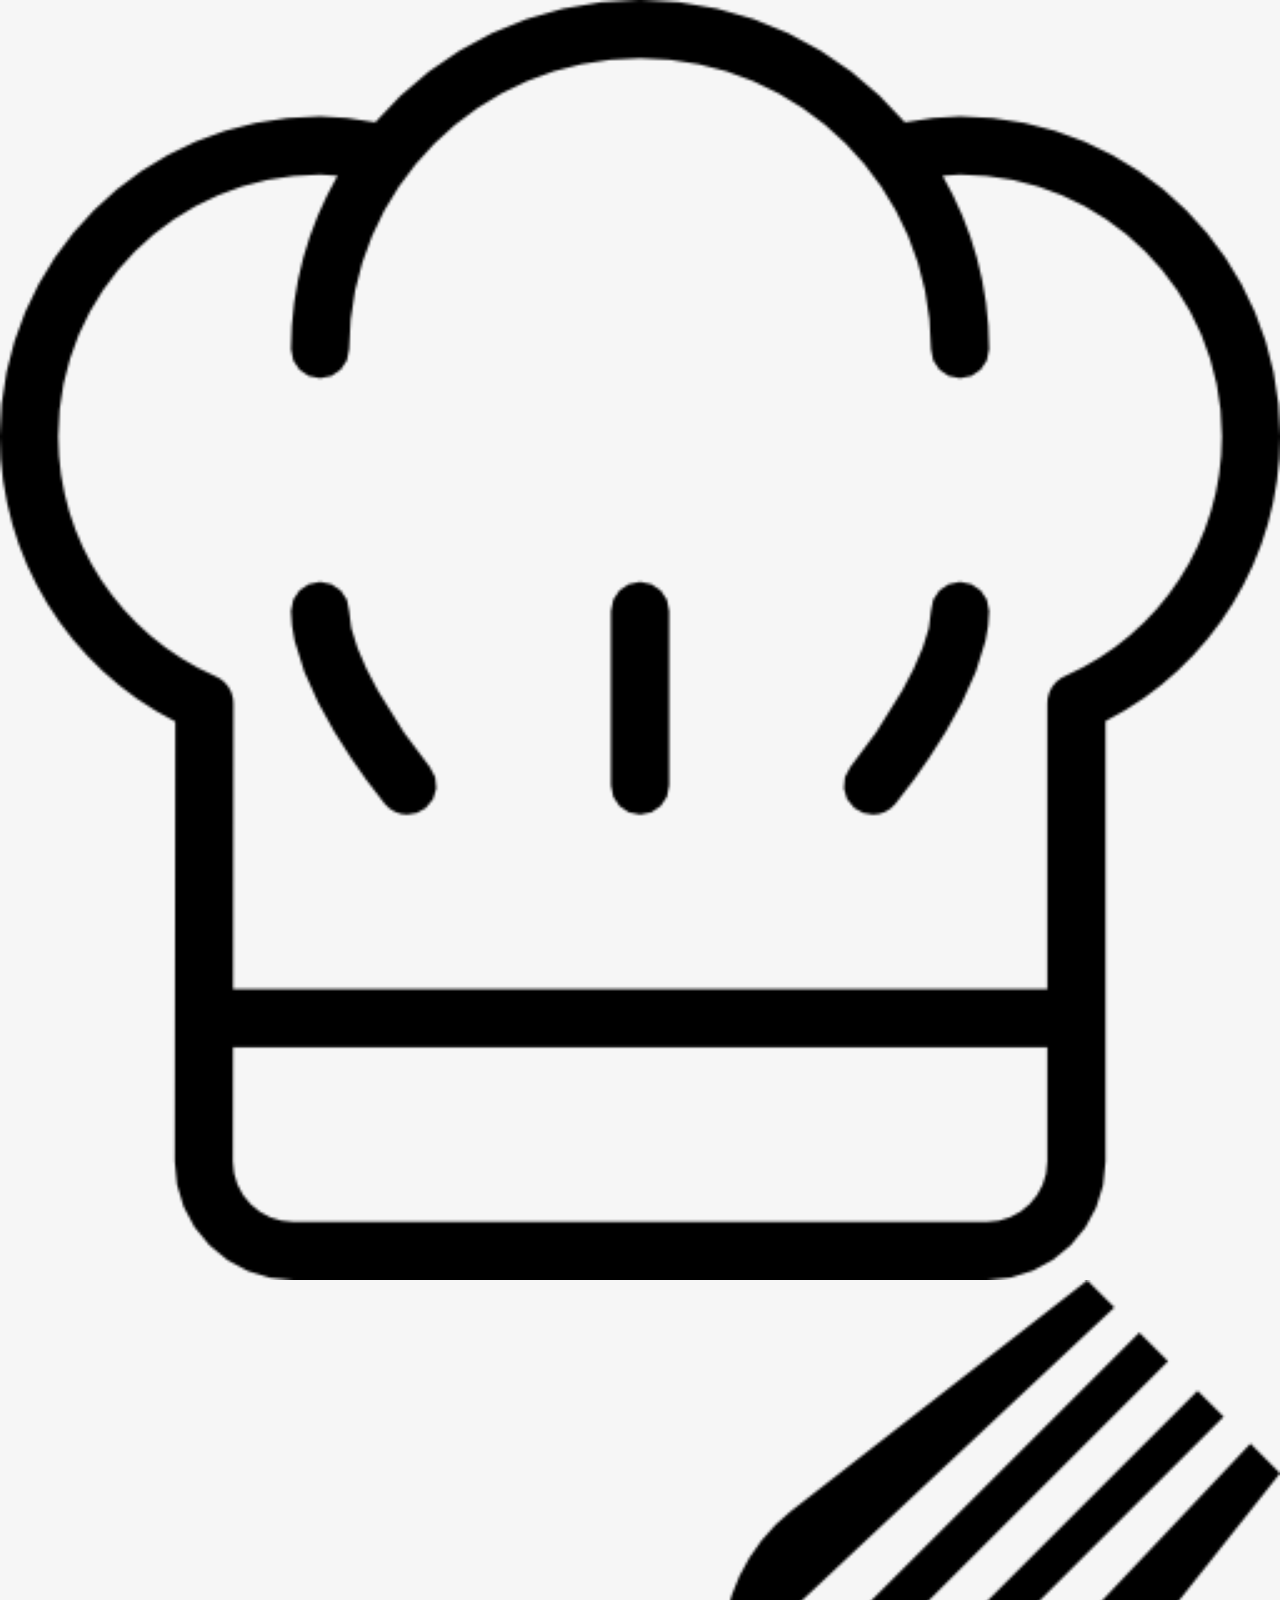
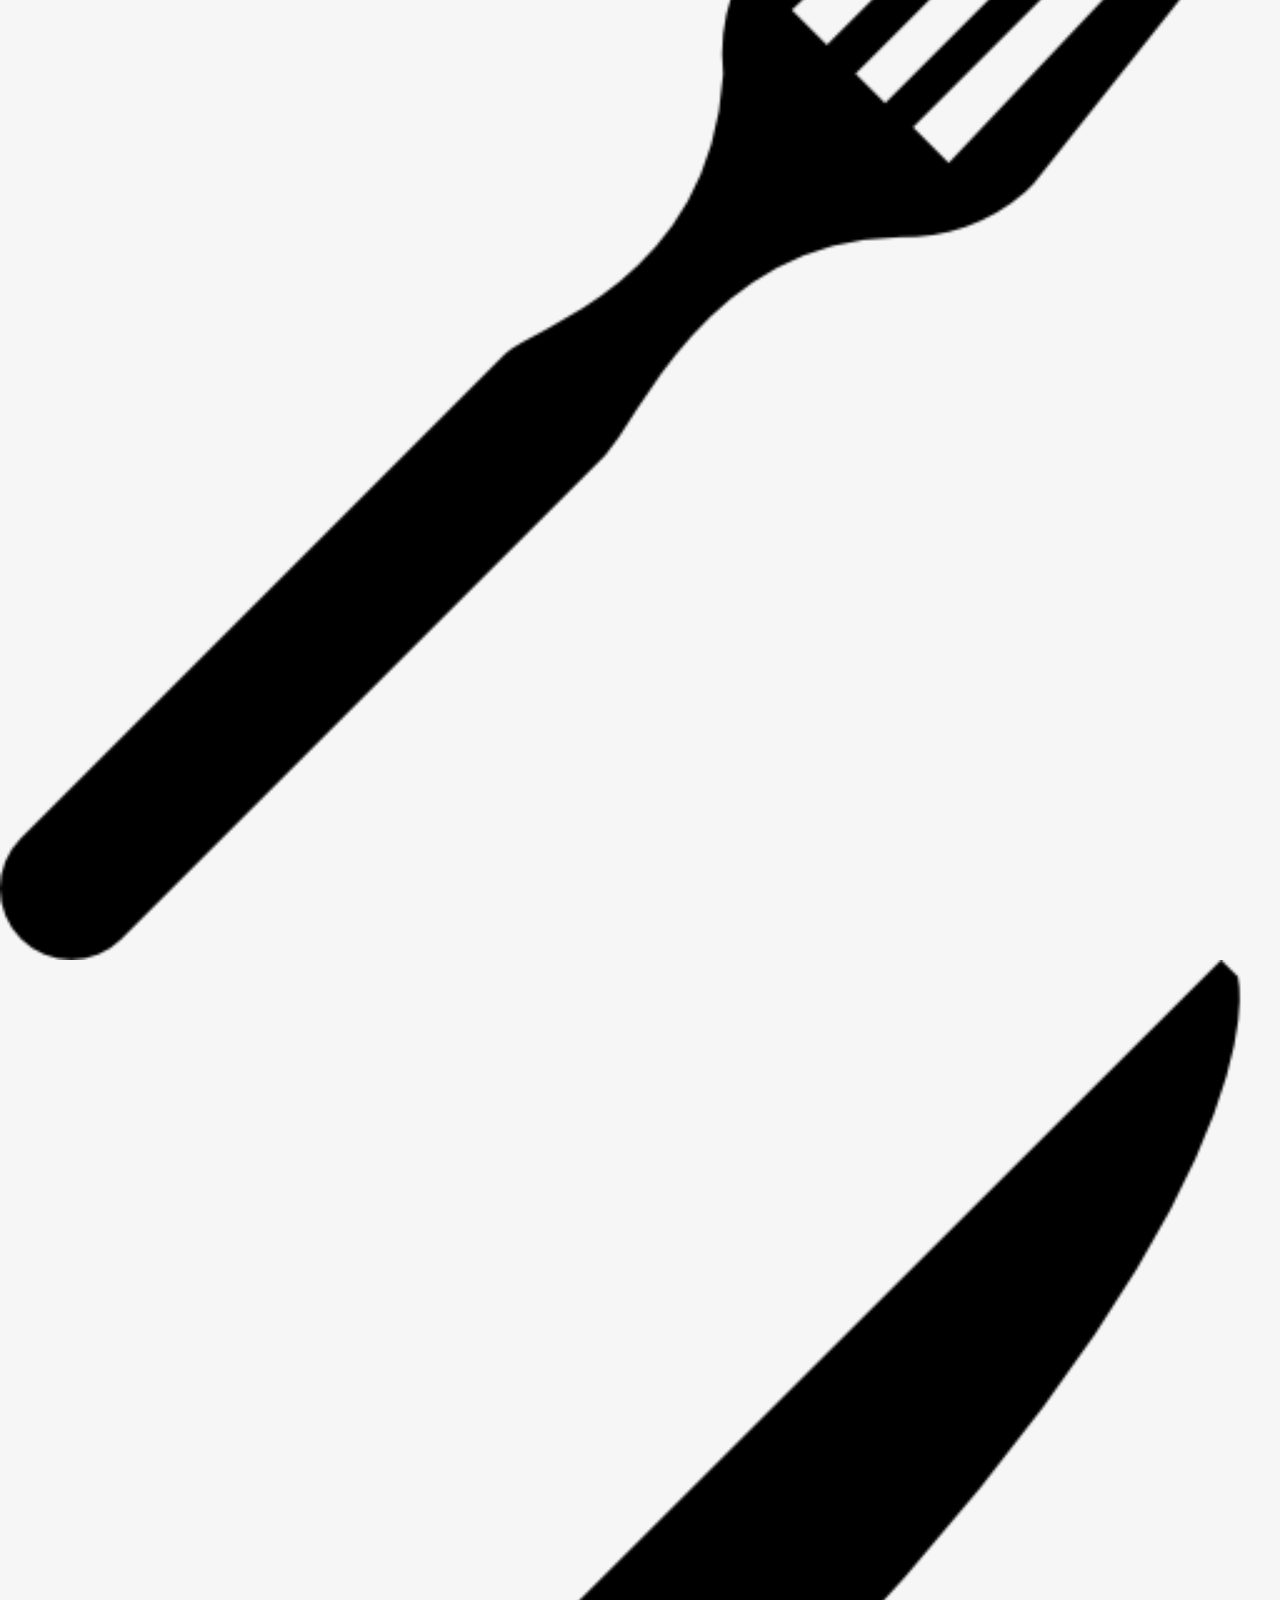
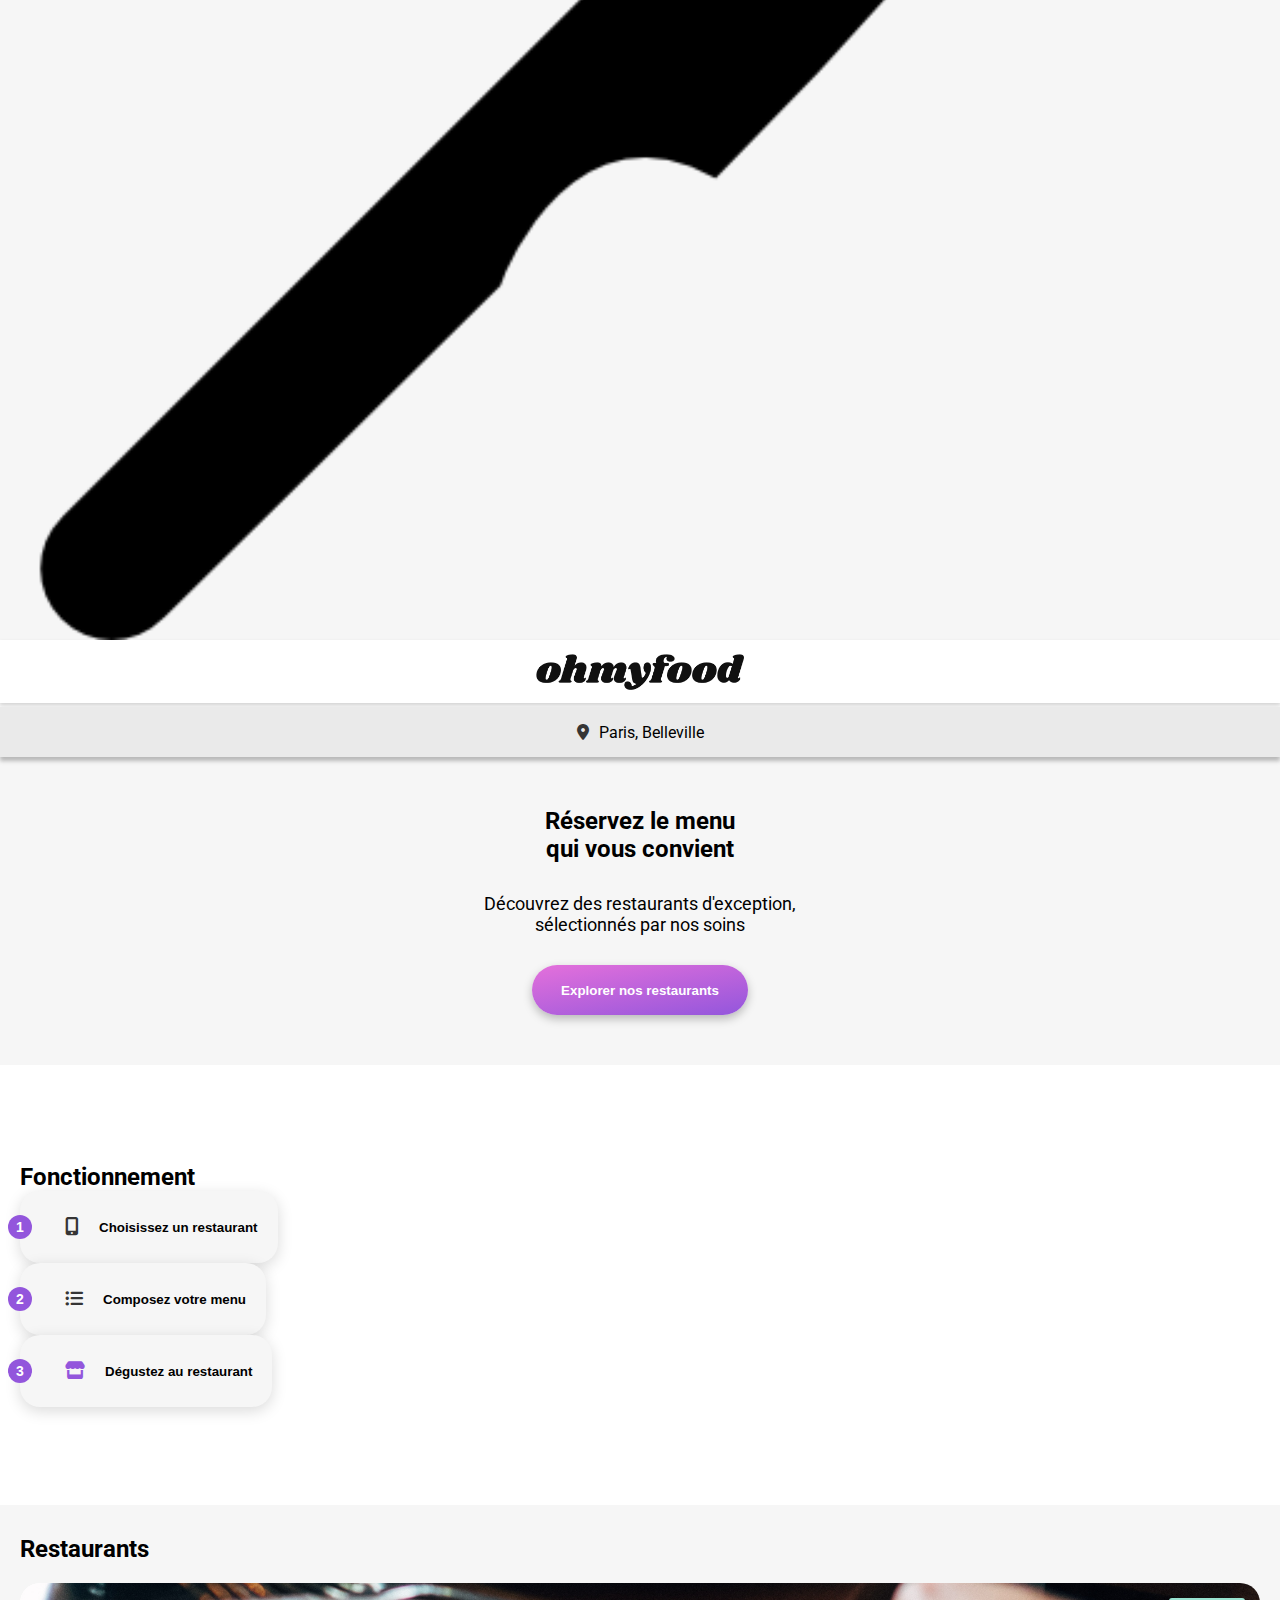
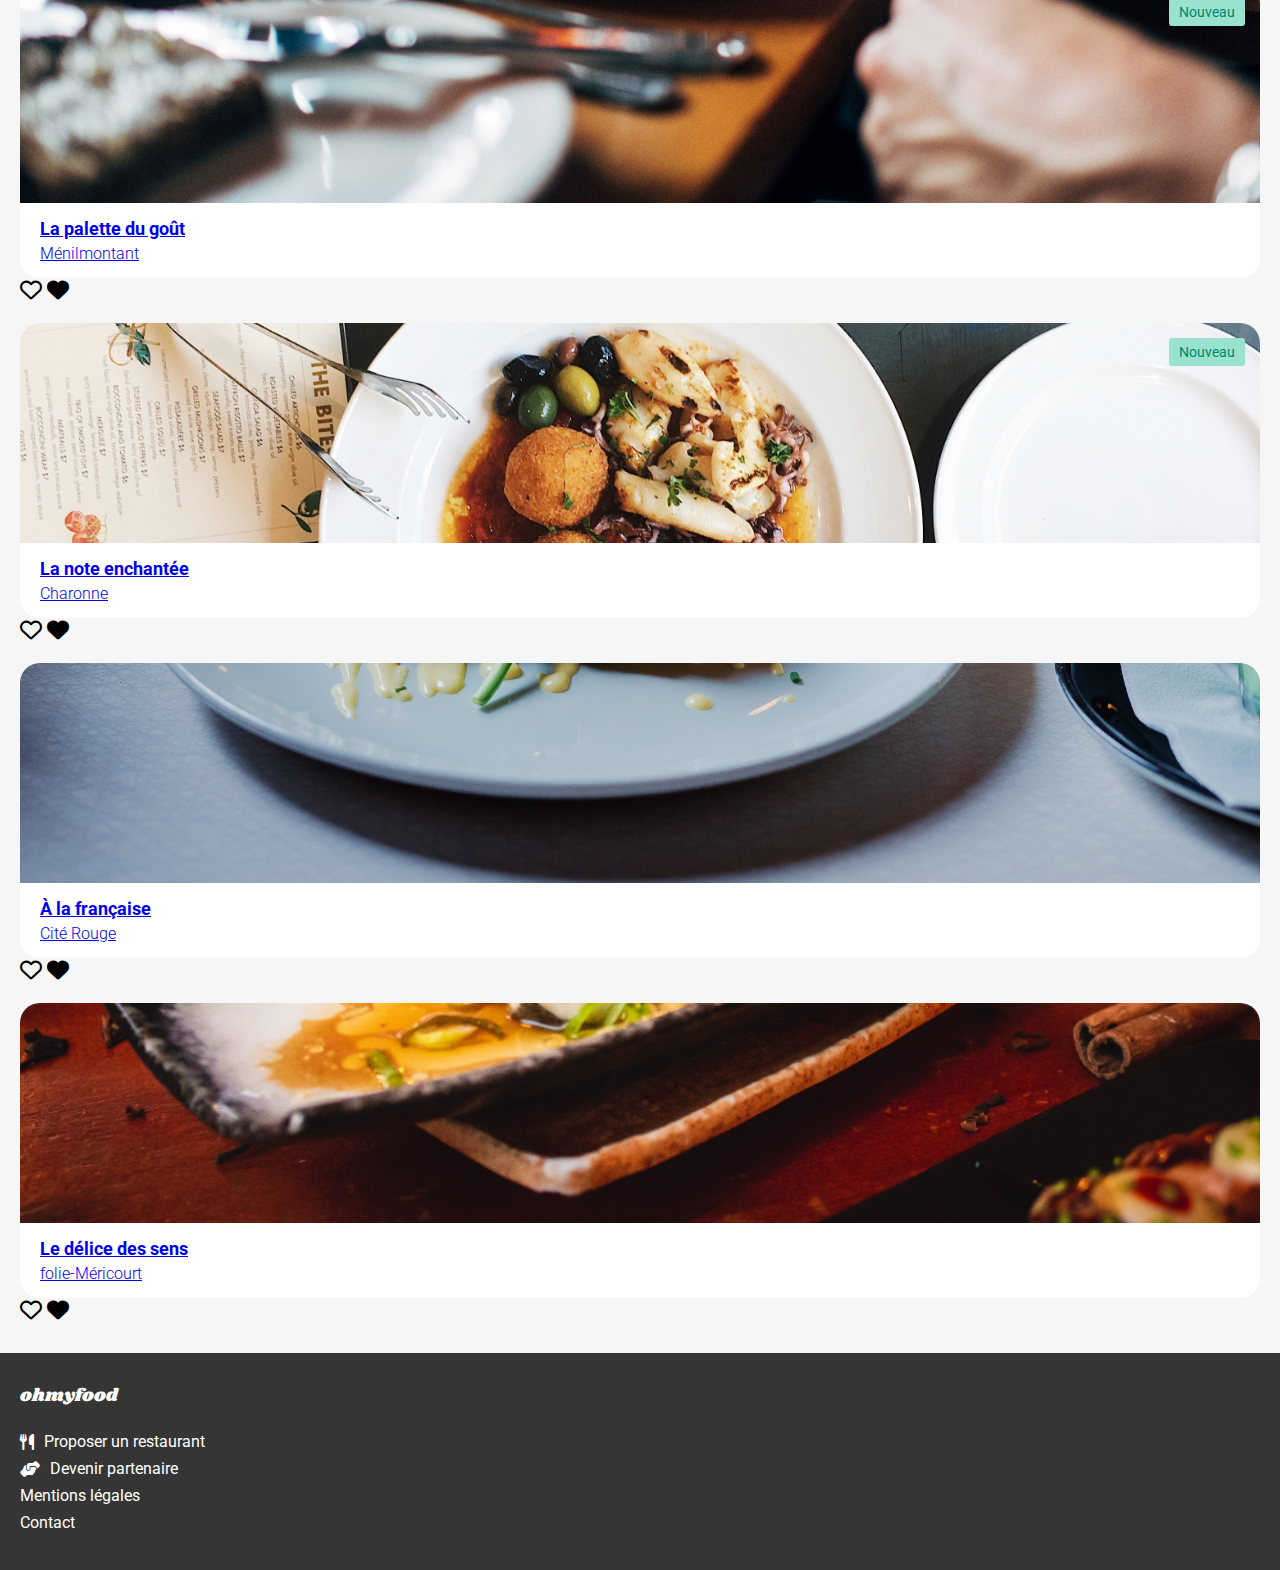
<file: index.html>
<!DOCTYPE html>
<html lang="fr">
<head>
    <meta charset="UTF-8">
    <meta name="viewport" content="width=device-width, initial-scale=1.0">
    <title>Ohmyfood</title>
    <link rel="preconnect" href="https://fonts.googleapis.com">
    <link rel="preconnect" href="https://fonts.gstatic.com" crossorigin>
    <link href="https://fonts.googleapis.com/css2?family=Roboto:ital,wght@0,100..900;1,100..900&family=Shrikhand&display=swap" rel="stylesheet">
    <link rel="stylesheet" href="https://cdnjs.cloudflare.com/ajax/libs/font-awesome/6.5.0/css/all.min.css">
    <link rel="stylesheet" href="./SASS/style.css">

</head>
<body class="home-page">
    <div class="loader">
        <img src="assets/Images_et_textes_Ohmyfood/images/loader/chef.png" alt="toque" class="loader__icon loader__chef">
        <img src="assets/Images_et_textes_Ohmyfood/images/loader/fork.png" alt="fourchette" class="loader__icon loader__fork">
        <img src="assets/Images_et_textes_Ohmyfood/images/loader/knife.png" alt="couteau" class="loader__icon loader__knife">
</div>

    <header class="header">
        <nav class="header__nav">
            <a href="index.html" class="header__back">
                <i class="fa-solid fa-arrow-left"></i>
            </a>
            <img class="header__logo" src="./assets/Images_et_textes_Ohmyfood/images/logo/ohmyfood.png" alt="logo Ohmyfood">
        </nav>
        <div class="header__location">
            <i class="header__location-icon fa-solid fa-location-dot" style="color: #353535;"></i><span class="header__location-text"> Paris, Belleville</span>
        </div>
    </header>

    <main>
        <section class="hero">
            <div class="hero__container">
                <h1 class="hero__title">Réservez le menu qui vous convient</h1>
                <p class="hero__subtitle">Découvrez des restaurants d'exception, sélectionnés par nos soins</p>
                <button class="hero__btn">Explorer nos restaurants</button>
            </div>
        </section>
        <section class="fonction">
            <div class="fonction__container">
                <h2 class="fonction__title">Fonctionnement</h2>
                <div class="fonction__steps">
                    <button class="fonction__btn">
                        <span class="fonction__btn-number">1</span>
                        <i class="fa-solid fa-mobile-screen-button"></i>
                        <span class="fonction__btn-label">Choisissez un restaurant</span>
                    </button>
                    <button class="fonction__btn">
                        <span class="fonction__btn-number">2</span>
                        <i class="fa-solid fa-list-ul"></i>
                        <span class="fonction__btn-label">Composez votre menu</span>
                    </button>
                    <button class="fonction__btn">
                        <span class="fonction__btn-number">3</span>
                        <i class="fa-solid fa-store"></i>
                        <span class="fonction__btn-label">Dégustez au restaurant</span>
                    </button>
                </div>
            </div>
        </section>
        <section class="restaurants">
            <h2 class="restaurants__title">Restaurants</h2>
            <div class="restaurants__content">
                <div class="restaurant-card">
                    <a href="./La_palette_du_gout.html" class="restaurant-card__link">
                        <article class="restaurant-card__container">
                            <div class="restaurant-card__img-wrapper">
                                <img class="restaurant-card__img restaurant-card__img--bottom" src="./assets/Images_et_textes_Ohmyfood/images/restaurants/jay-wennington-N_Y88TWmGwA-unsplash.jpg" alt="assiete avec repas gastronomique">
                                <span class="restaurant-card__badge">Nouveau</span>
                            </div>
                            <div class="restaurant-card__content">
                                <div class="restaurant-card__text">
                                    <h3 class="restaurant-card__title">La palette du goût</h3>
                                    <p class="restaurant-card__location">Ménilmontant</p>
                                </div>
                            </div>                  
                        </article>
                    </a>
                    <label class="restaurant-card__like-icon heart-toggle">
                        <input type="checkbox" hidden>
                        <i class="fa-regular fa-heart"></i>
                        <i class="fa-solid fa-heart"></i>
                    </label>
                </div>
                <div class="restaurant-card">
                    <a href="./La_note_enchantee.html" class="restaurant-card__link">
                        <article class="restaurant-card__container">
                            <div class="restaurant-card__img-wrapper">
                                <img class="restaurant-card__img restaurant-card__img--center" src="./assets/Images_et_textes_Ohmyfood/images/restaurants/stil-u2Lp8tXIcjw-unsplash.jpg" alt="assiete avec repas gastronomique">
                                <span class="restaurant-card__badge">Nouveau</span>
                            </div>
                            <div class="restaurant-card__content">
                                <div  class="restaurant-card__text">
                                    <h3 class="restaurant-card__title">La note enchantée</h3>
                                    <p class="restaurant-card__location">Charonne</p>
                                </div>
                            </div>                    
                        </article>
                    </a>
                    <label class="restaurant-card__like-icon heart-toggle">
                        <input type="checkbox" hidden>
                        <i class="fa-regular fa-heart"></i>
                        <i class="fa-solid fa-heart"></i>
                    </label>
                </div>
                <div class="restaurant-card">
                    <a href="./A_la_française.html" class="restaurant-card__link">
                        <article class="restaurant-card__container">
                            <div class="restaurant-card__img-wrapper">
                                <img class="restaurant-card__img restaurant-card__img--bottom" src="./assets/Images_et_textes_Ohmyfood/images/restaurants/toa-heftiba-DQKerTsQwi0-unsplash.jpg" alt="assiete avec repas gastronomique">
                            </div>
                            <div  class="restaurant-card__content">
                                <div  class="restaurant-card__text">
                                    <h3 class="restaurant-card__title">À la française</h3>
                                    <p class="restaurant-card__location">Cité Rouge</p>
                                </div>
                            </div>                    
                        </article>
                    </a>
                    <label class="restaurant-card__like-icon heart-toggle">
                        <input type="checkbox" hidden>
                        <i class="fa-regular fa-heart"></i>
                        <i class="fa-solid fa-heart"></i>
                    </label>
                </div>
                <div class="restaurant-card">
                    <a href="./Le_delice_des_sens.html" class="restaurant-card__link">
                        <article class="restaurant-card__container">
                            <div class="restaurant-card__img-wrapper">
                                <img class="restaurant-card__img restaurant-card__img--bottom" src="./assets/Images_et_textes_Ohmyfood/images/restaurants/louis-hansel-shotsoflouis-qNBGVyOCY8Q-unsplash.jpg" alt="assiete avec repas gastronomique">
                            </div>
                            <div  class="restaurant-card__content">
                                <div  class="restaurant-card__text">
                                    <h3 class="restaurant-card__title">Le délice des sens</h3>
                                    <p class="restaurant-card__location">folie-Méricourt</p>
                                </div>
                            </div>                    
                        </article>
                    </a>
                    <label class="restaurant-card__like-icon heart-toggle">
                        <input type="checkbox" hidden>
                        <i class="fa-regular fa-heart"></i>
                        <i class="fa-solid fa-heart"></i>
                    </label>
                </div>
            </div>
        </section>
    </main>

    <footer class="footer">
        <h2 class="footer__title">ohmyfood</h2>
        <ul class="footer__list">
            <li class="footer__item">
                <a href="#" class="footer__link"><i class="footer_icone fa-solid fa-utensils"></i><span>Proposer un restaurant</span></a>
            </li>
            <li class="footer__item">
                <a href="#" class="footer__link"><i class="footer_icone fa-solid fa-handshake-angle"></i><span>Devenir partenaire</span></a>
            </li>
            <li class="footer__item">
                <a href="#" class="footer__link">Mentions légales</a>
            </li>
            <li class="footer__item">
                <a href="mailto:contact@ohmyfood.fr" class="footer__link">Contact</a>
            </li>
        </ul>
    </footer>
    
</body>
</html>
</file>
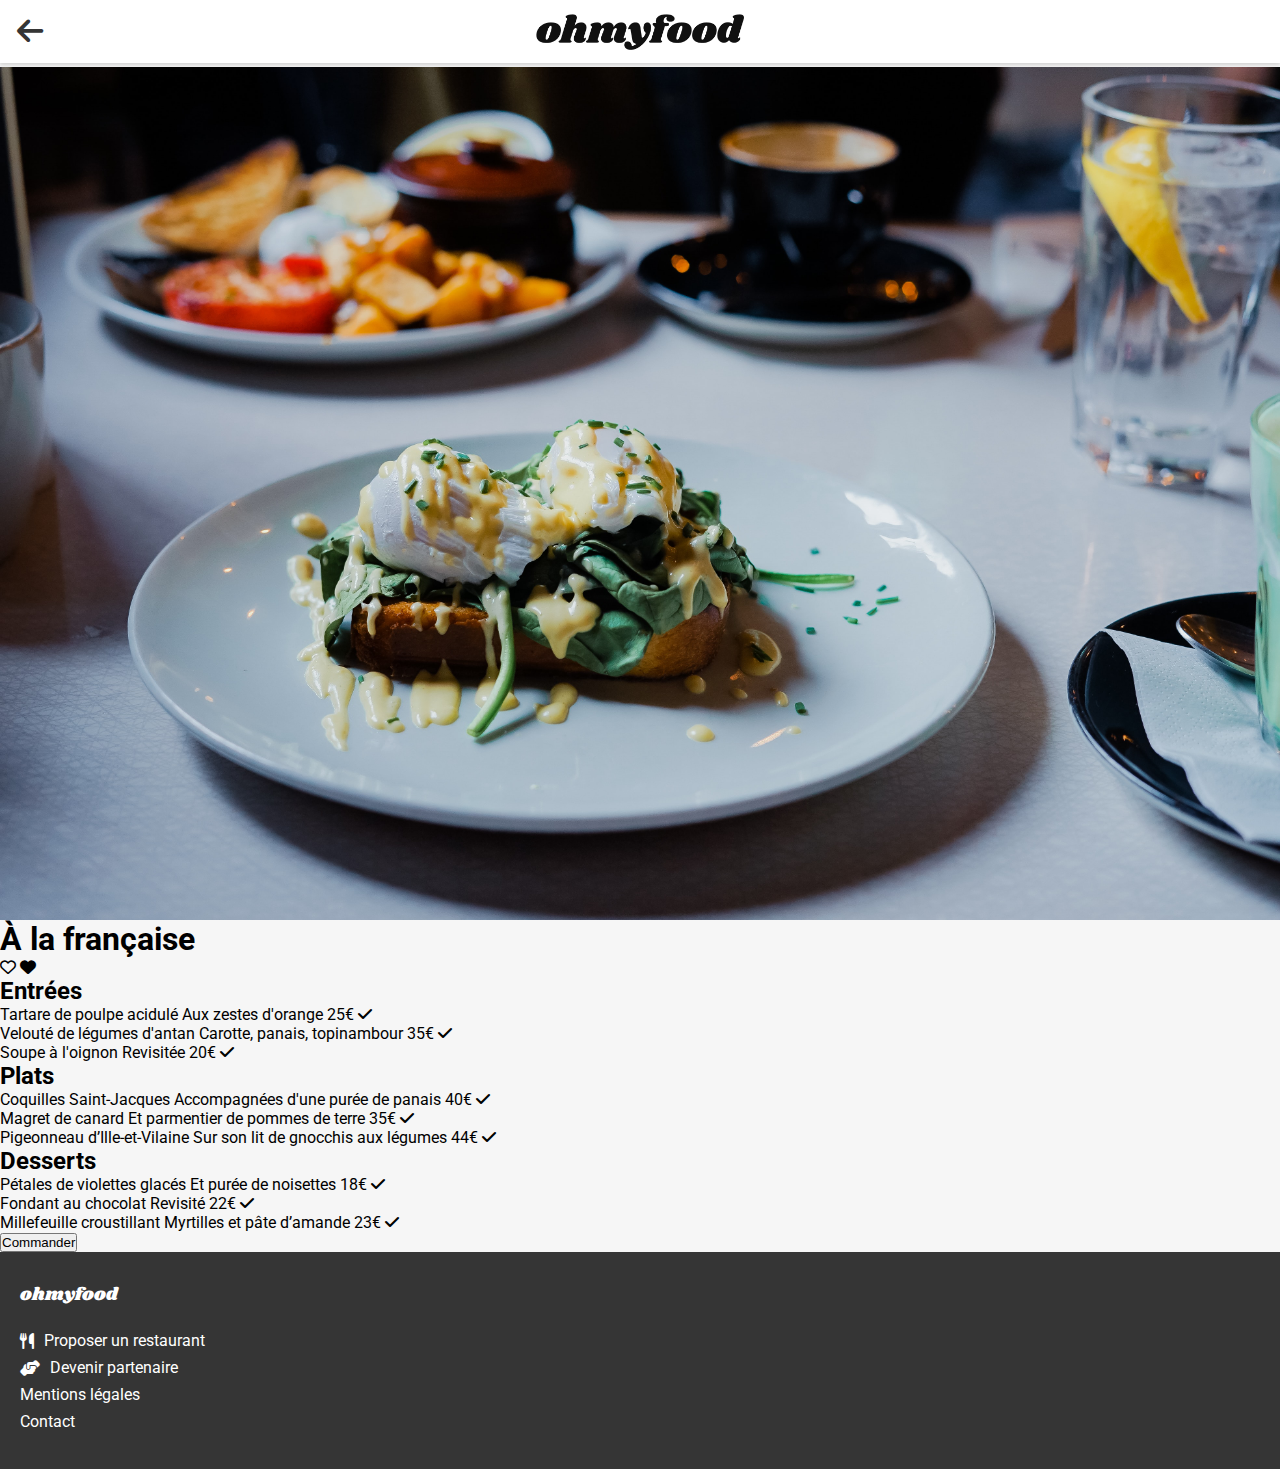
<file: A_la_française.html>
<!DOCTYPE html>
<html lang="fr">
<head>
    <meta charset="UTF-8">
    <meta name="viewport" content="width=device-width, initial-scale=1.0">
    <title>À la française</title>
    <link rel="preconnect" href="https://fonts.googleapis.com">
    <link rel="preconnect" href="https://fonts.gstatic.com" crossorigin>
    <link href="https://fonts.googleapis.com/css2?family=Roboto:ital,wght@0,100..900;1,100..900&family=Shrikhand&display=swap" rel="stylesheet">
    <link rel="stylesheet" href="https://cdnjs.cloudflare.com/ajax/libs/font-awesome/6.5.0/css/all.min.css">
    <link rel="stylesheet" href="./SASS/style.css">
</head>
<body class="restaurant-page">
    <header class="header">
        <nav class="header__nav">
            <a href="index.html" class="header__back">
                <i class="fa-solid fa-arrow-left"></i>
            </a>
            <img class="header__logo" src="./assets/Images_et_textes_Ohmyfood/images/logo/ohmyfood.png" alt="logo Ohmyfood">
        </nav>
    </header>

    <main>
        <div class="restaurant-hero">
            <img class="restaurant-hero__image" src="./assets/Images_et_textes_Ohmyfood//images/restaurants/toa-heftiba-DQKerTsQwi0-unsplash.jpg" alt="assiete avec repas gastronomique">
        </div>
        <section class="restaurant-menu">
            <div class="restaurant-menu__header">
                <h1 class="restaurant-menu__title">À la française</h1>
                <label class="restaurant-menu__like-icone">
                    <span class="restaurant-menu__heart-toggle-wrapper">
                        <input type="checkbox" hidden>
                        <i class="fa-regular fa-heart"></i>
                        <i class="fa-solid fa-heart"></i>
                    </span>
                </label>
            </div>

            <div class="restaurant-menu__category">
                <h2 class="restaurant-menu__category-title">Entrées</h2>
                <div class="restaurant-menu__items">
                    <div class="restaurant-menu__card">
                        <input type="checkbox" id="entree-1" class="restaurant-menu__card-checkbox" hidden>
                        <label for="entree-1" class="restaurant-menu__card-label">
                            <span class="restaurant-menu__card-text">
                                <span class="restaurant-menu__card-title">Tartare de poulpe acidulé</span>
                                <span class="restaurant-menu__card-desc">Aux zestes d'orange</span>
                            </span>
                            <span class="restaurant-menu__card-price">25€</span>
                            <span class="restaurant-menu__check">
                                <i class="fa-solid fa-check"></i>
                            </span>
                        </label>
                    </div>
                    <div class="restaurant-menu__card">
                        <input type="checkbox" id="entree-2" class="restaurant-menu__card-checkbox" hidden>
                        <label for="entree-2" class="restaurant-menu__card-label">
                            <span class="restaurant-menu__card-text">
                                <span class="restaurant-menu__card-title">Velouté de légumes d'antan</span>
                                <span class="restaurant-menu__card-desc">Carotte, panais, topinambour</span>
                            </span>
                            <span class="restaurant-menu__card-price">35€</span>
                            <span class="restaurant-menu__check">
                                <i class="fa-solid fa-check"></i>
                            </span>
                        </label>
                    </div>
                    <div class="restaurant-menu__card">
                        <input type="checkbox" id="entree-3" class="restaurant-menu__card-checkbox" hidden>
                        <label for="entree-3" class="restaurant-menu__card-label">
                            <span class="restaurant-menu__card-text">
                                <span class="restaurant-menu__card-title">Soupe à l'oignon</span>
                                <span class="restaurant-menu__card-desc">Revisitée</span>
                            </span>
                            <span class="restaurant-menu__card-price">20€</span>
                            <span class="restaurant-menu__check">
                                <i class="fa-solid fa-check"></i>
                            </span>
                        </label>
                    </div>
                </div>
            </div>

            <div class="restaurant-menu__category">
                <h2  class="restaurant-menu__category-title">Plats</h2>
                <div class="restaurant-menu__items">
                    <div class="restaurant-menu__card">
                        <input type="checkbox" id="plat-1" class="restaurant-menu__card-checkbox" hidden>
                        <label for="plat-1" class="restaurant-menu__card-label">
                            <span class="restaurant-menu__card-text">
                                <span class="restaurant-menu__card-title">Coquilles Saint-Jacques</span>
                                <span class="restaurant-menu__card-desc">Accompagnées d'une purée de panais</span>
                            </span>
                            <span class="restaurant-menu__card-price">40€</span>
                            <span class="restaurant-menu__check">
                                <i class="fa-solid fa-check"></i>
                            </span>
                        </label>
                    </div>
                    <div class="restaurant-menu__card">
                        <input type="checkbox" id="plat-2" class="restaurant-menu__card-checkbox" hidden>
                        <label for="plat-2" class="restaurant-menu__card-label">
                            <span class="restaurant-menu__card-text">
                                <span class="restaurant-menu__card-title">Magret de canard</span>
                                <span class="restaurant-menu__card-desc">Et parmentier de pommes de terre</span>
                            </span>
                            <span class="restaurant-menu__card-price">35€</span>
                            <span class="restaurant-menu__check">
                                <i class="fa-solid fa-check"></i>
                            </span>
                        </label>
                    </div>
                    <div class="restaurant-menu__card">
                        <input type="checkbox" id="plat-3" class="restaurant-menu__card-checkbox" hidden>
                        <label for="plat-3" class="restaurant-menu__card-label">
                            <span class="restaurant-menu__card-text">
                                <span class="restaurant-menu__card-title">Pigeonneau d’Ille-et-Vilaine</span>
                                <span class="restaurant-menu__card-desc">Sur son lit de gnocchis aux légumes</span>
                            </span>
                            <span class="restaurant-menu__card-price">44€</span>
                            <span class="restaurant-menu__check">
                                <i class="fa-solid fa-check"></i>
                            </span>
                        </label>
                    </div>
                </div>
            </div>

            <div class="restaurant-menu__category">
                <h2  class="restaurant-menu__category-title">Desserts</h2>
                <div class="restaurant-menu__items">
                    <div class="restaurant-menu__card">
                        <input type="checkbox" id="dessert-1" class="restaurant-menu__card-checkbox" hidden>
                        <label for="dessert-1" class="restaurant-menu__card-label">
                            <span class="restaurant-menu__card-text">
                                <span class="restaurant-menu__card-title">Pétales de violettes glacés</span>
                                <span class="restaurant-menu__card-desc">Et purée de noisettes</span>
                            </span>
                            <span class="restaurant-menu__card-price">18€</span>
                            <span class="restaurant-menu__check">
                                <i class="fa-solid fa-check"></i>
                            </span>
                        </label>
                    </div>
                    <div class="restaurant-menu__card">
                        <input type="checkbox" id="dessert-2" class="restaurant-menu__card-checkbox" hidden>
                        <label for="dessert-2" class="restaurant-menu__card-label">
                            <span class="restaurant-menu__card-text">
                                <span class="restaurant-menu__card-title">Fondant au chocolat</span>
                                <span class="restaurant-menu__card-desc">Revisité</span>
                            </span>
                            <span class="restaurant-menu__card-price">22€</span>
                            <span class="restaurant-menu__check">
                                <i class="fa-solid fa-check"></i>
                            </span>
                        </label>
                    </div>
                    <div class="restaurant-menu__card">
                        <input type="checkbox" id="dessert-3" class="restaurant-menu__card-checkbox" hidden>
                        <label for="dessert-3" class="restaurant-menu__card-label">
                            <span class="restaurant-menu__card-text">
                                <span class="restaurant-menu__card-title">Millefeuille croustillant</span>
                                <span class="restaurant-menu__card-desc">Myrtilles et pâte d’amande</span>
                            </span>
                            <span class="restaurant-menu__card-price">23€</span>
                            <span class="restaurant-menu__check">
                                <i class="fa-solid fa-check"></i>
                            </span>
                        </label>
                    </div>
                </div>
            </div>

            <button class="restaurant-menu__btn">Commander</button>
        </section>
    </main>

    <footer class="footer">
        <h2 class="footer__title">ohmyfood</h2>
        <ul class="footer__list">
            <li class="footer__item">
                <a href="#" class="footer__link"><i class="footer_icone fa-solid fa-utensils"></i><span>Proposer un restaurant</span></a>
            </li>
            <li class="footer__item">
                <a href="#" class="footer__link"><i class="footer_icone fa-solid fa-handshake-angle"></i><span>Devenir partenaire</span></a>
            </li>
            <li class="footer__item">
                <a href="#" class="footer__link">Mentions légales</a>
            </li>
            <li class="footer__item">
                <a href="mailto:contact@ohmyfood.fr" class="footer__link">Contact</a>
            </li>
        </ul>
    </footer>    
    
</body>
</html>
</file>
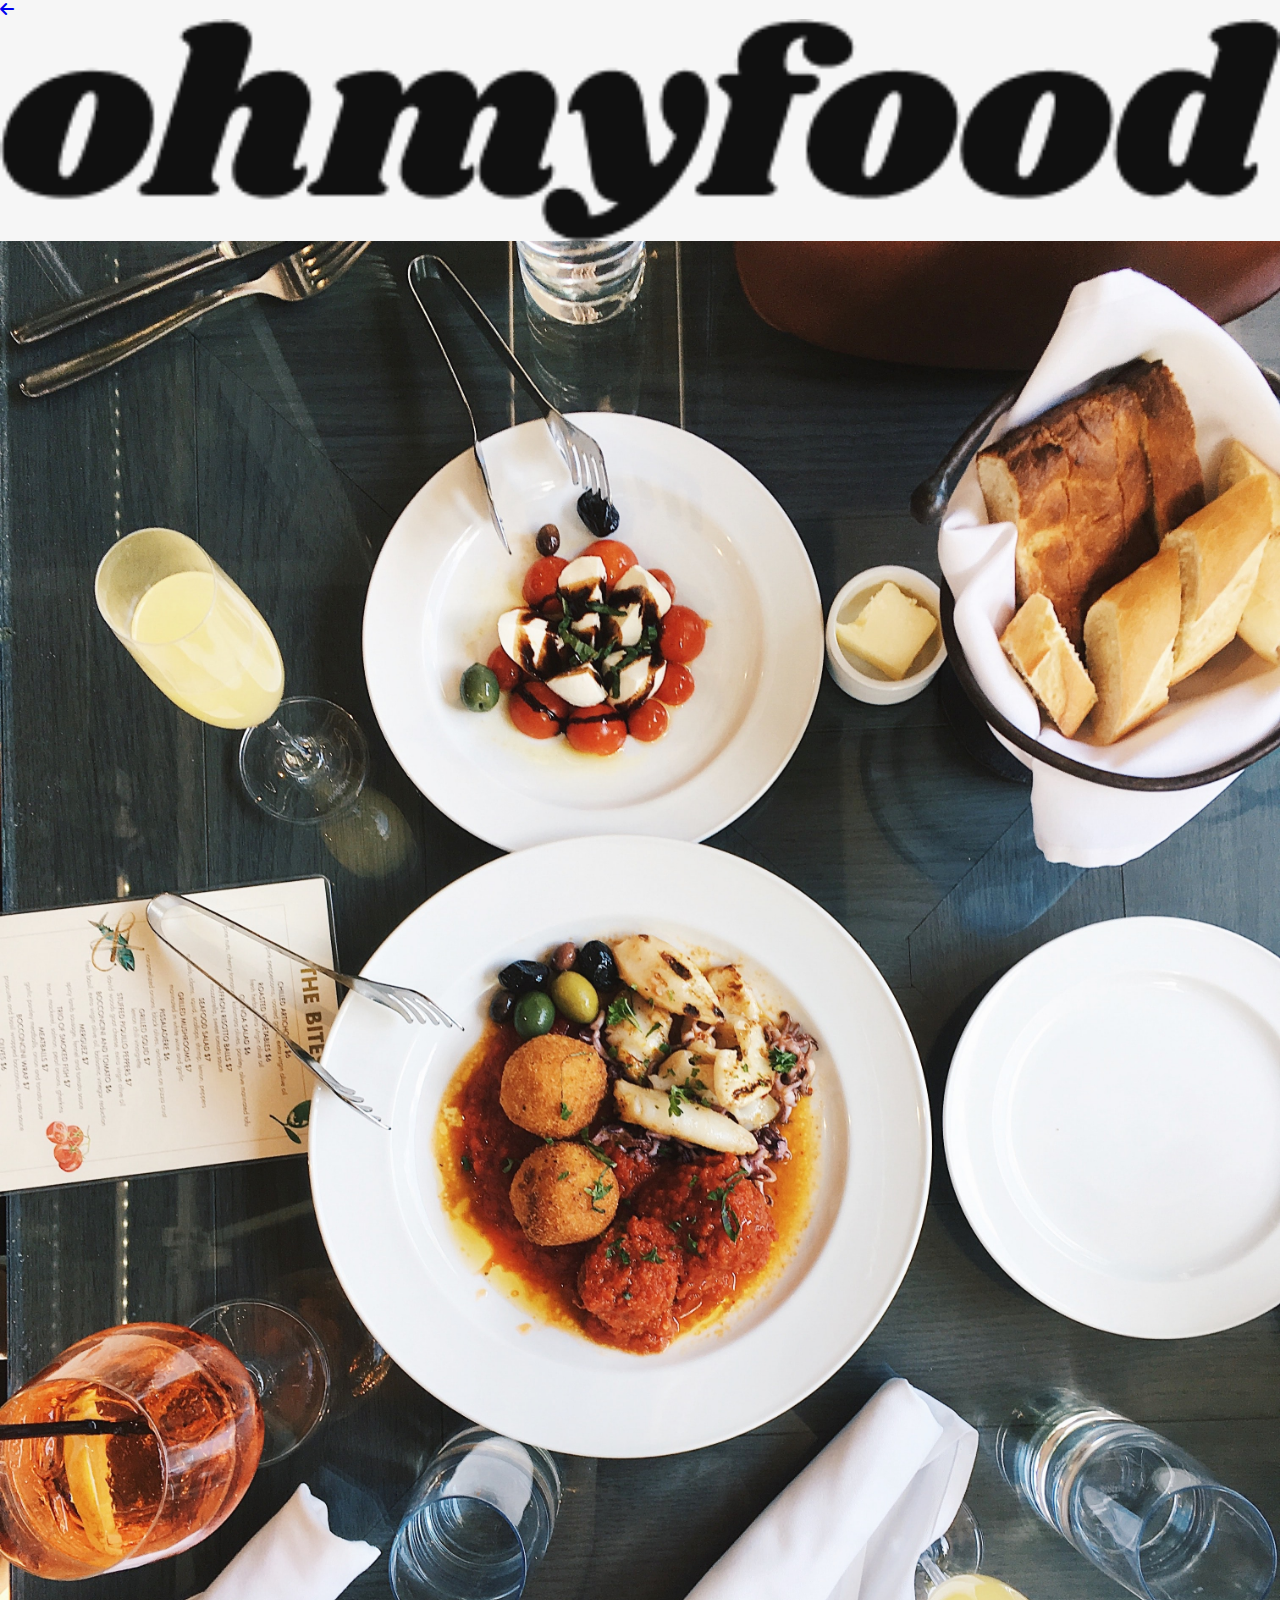
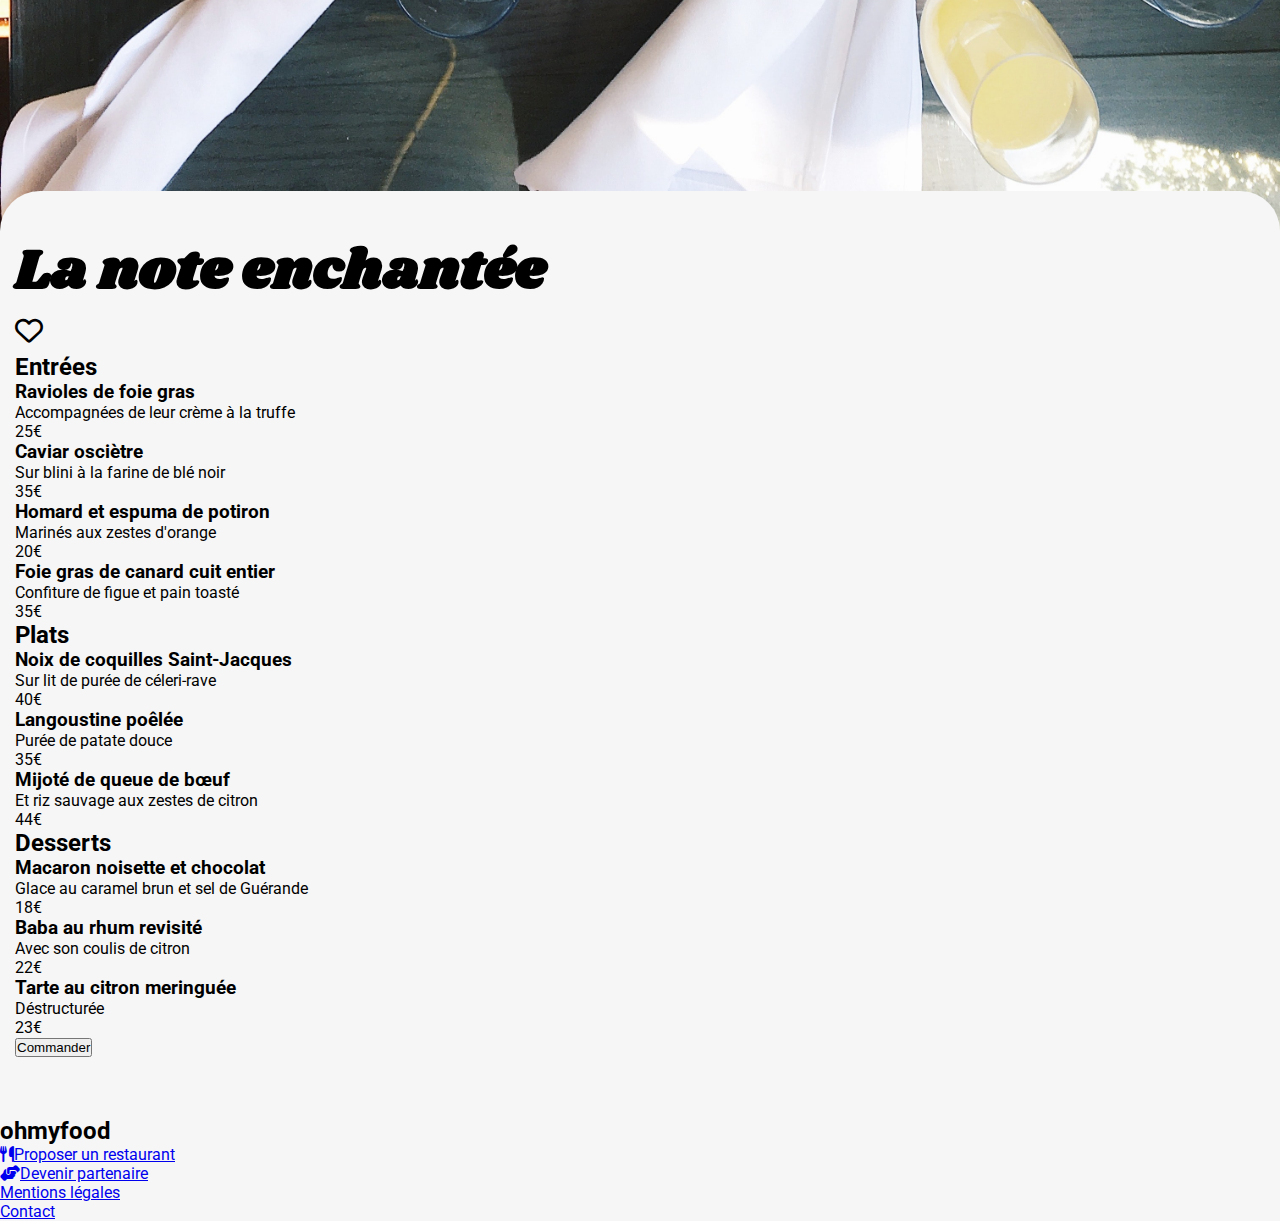
<file: La note enchantée.html>
<!DOCTYPE html>
<html lang="fr">
<head>
    <meta charset="UTF-8">
    <meta name="viewport" content="width=device-width, initial-scale=1.0">
    <title>La note enchantée</title>
    <link rel="preconnect" href="https://fonts.googleapis.com">
    <link rel="preconnect" href="https://fonts.gstatic.com" crossorigin>
    <link href="https://fonts.googleapis.com/css2?family=Roboto:ital,wght@0,100..900;1,100..900&family=Shrikhand&display=swap" rel="stylesheet">
    <link rel="stylesheet" href="https://cdnjs.cloudflare.com/ajax/libs/font-awesome/6.5.0/css/all.min.css" />
    <link rel="stylesheet" href="./SASS/style_restaurants/style_restaurants.css">
</head>
<body class="restaurant-page">
    <header>
        <nav>
            <a href="index.html" class="return-button">
                <i class="fa-solid fa-arrow-left"></i>
            </a>
            <img src="./assets/Images et textes Ohmyfood/images/logo/ohmyfood.png" alt="logo Ohmyfood">
        </nav>
    </header>

    <main>
        <div class="hero-img">
            <img src="./assets/Images et textes Ohmyfood/images/restaurants/stil-u2Lp8tXIcjw-unsplash.jpg" alt="assiete avec repas gastronomique">
        </div>
        <section class="restaurant-menu">
            <div class="restaurant-menu__title">
                <h1>La note enchantée</h1>
                <i class="fa-regular fa-heart"></i>
            </div>

            <div class="menu-category">
                <h2>Entrées</h2>
                <div class="menu-items">
                    <article class="menu-card">
                        <div class="menu-card__text">
                            <h3>Ravioles de foie gras</h3>
                            <p>Accompagnées de leur crème à la truffe</p>
                        </div>
                        <span class="price">25€</span>
                    </article>
                    <article class="menu-card">
                        <div class="menu-card__text">
                            <h3>Caviar osciètre</h3>
                            <p>Sur blini à la farine de blé noir</p>
                        </div>
                        <span class="price">35€</span>
                    </article>
                    <article class="menu-card">
                        <div class="menu-card__text">
                            <h3>Homard et espuma de potiron</h3>
                            <p>Marinés aux zestes d'orange</p>
                        </div>
                        <span class="price">20€</span>
                    </article>
                    <article class="menu-card">
                        <div class="menu-card__text">
                            <h3>Foie gras de canard cuit entier</h3>
                            <p>Confiture de figue et pain toasté</p>
                        </div>
                        <span class="price">35€</span>
                    </article>
                </div>
            </div>

            <div class="menu-category">
                <h2>Plats</h2>
                <div class="menu-items">
                    <article class="menu-card">
                        <div class="menu-card__text">
                            <h3>Noix de coquilles Saint-Jacques</h3>
                            <p>Sur lit de purée de céleri-rave</p>
                        </div>
                        <span class="price">40€</span>
                    </article>
                    <article class="menu-card">
                        <div class="menu-card__text">
                            <h3>Langoustine poêlée</h3>
                            <p>Purée de patate douce</p>
                        </div>
                        <span class="price">35€</span>
                    </article>
                    <article class="menu-card">
                        <div class="menu-card__text">
                            <h3>Mijoté de queue de bœuf</h3>
                            <p>Et riz sauvage aux zestes de citron</p>
                        </div>
                        <span class="price">44€</span>
                    </article>
                </div>
            </div>

            <div class="menu-category">
                <h2>Desserts</h2>
                <div class="menu-items">
                    <article class="menu-card">
                        <div class="menu-card__text">
                            <h3>Macaron noisette et chocolat</h3>
                            <p>Glace au caramel brun et sel de Guérande</p>
                        </div>
                        <span class="price">18€</span>
                    </article>
                    <article class="menu-card">
                        <div class="menu-card__text">
                            <h3>Baba au rhum revisité</h3>
                            <p>Avec son coulis de citron</p>
                        </div>
                        <span class="price">22€</span>
                    </article>
                    <article class="menu-card">
                        <div class="menu-card__text">
                            <h3>Tarte au citron meringuée</h3>
                            <p>Déstructurée</p>
                        </div>
                        <span class="price">23€</span>
                    </article>
                </div>
            </div>

            <button class="order-button">Commander</button>
        </section>
    </main>

    <footer>
        <h2>ohmyfood</h2>
        <ul>
            <li>
                <a href="#"><i class="fa-solid fa-utensils"></i><span>Proposer un restaurant</a>
            </li>
            <li>
                <a href="#"><i class="fa-solid fa-handshake-angle"></i><span>Devenir partenaire</span></a>
            </li>
            <li>
                <a href="#">Mentions légales</a>
            </li>
            <li>
                <a href="#">Contact</a>
            </li>
        </ul>
    </footer>    
    
</body>
</html>
</file>
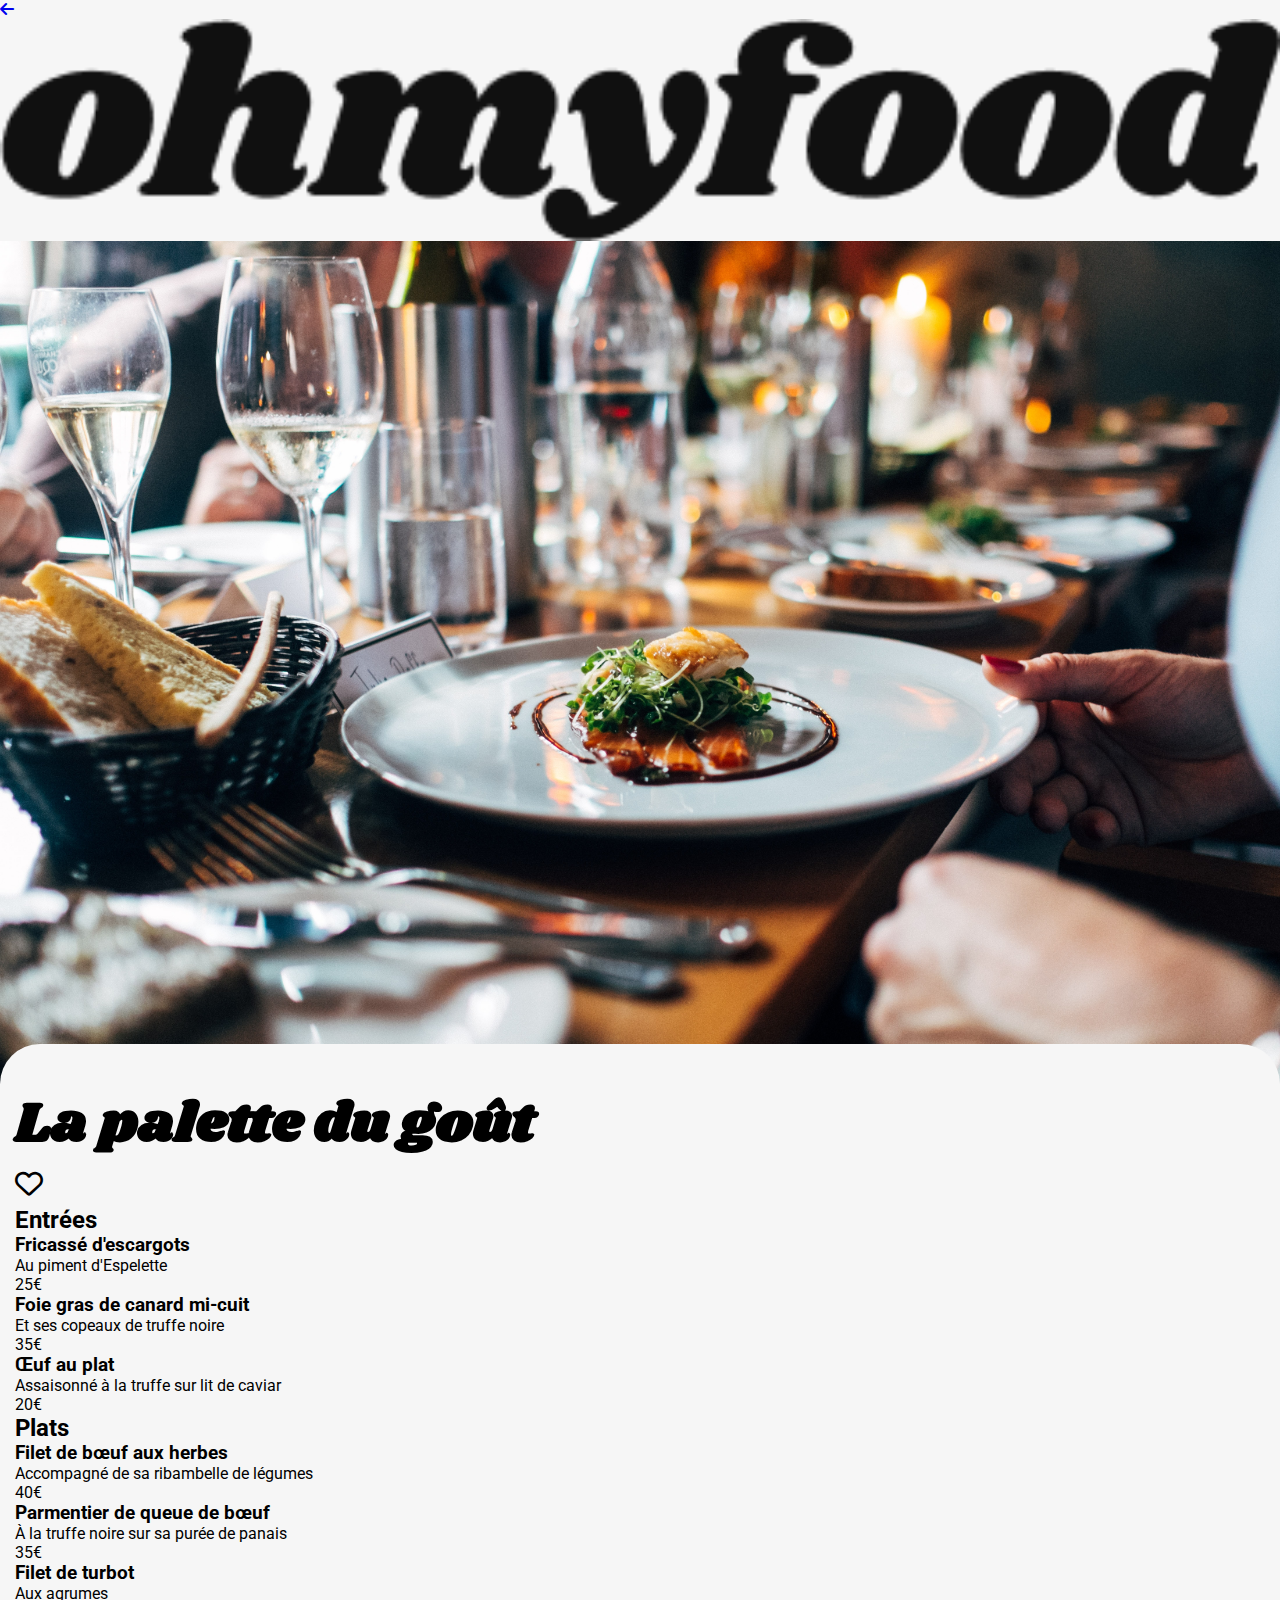
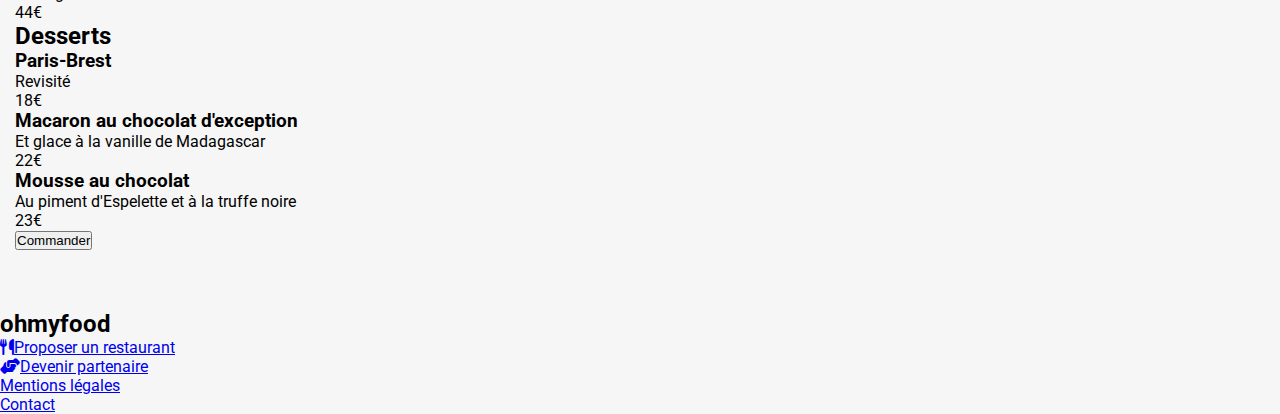
<file: La palette du goût.html>
<!DOCTYPE html>
<html lang="fr">
<head>
    <meta charset="UTF-8">
    <meta name="viewport" content="width=device-width, initial-scale=1.0">
    <title>La palette du goût</title>
    <link rel="preconnect" href="https://fonts.googleapis.com">
    <link rel="preconnect" href="https://fonts.gstatic.com" crossorigin>
    <link href="https://fonts.googleapis.com/css2?family=Roboto:ital,wght@0,100..900;1,100..900&family=Shrikhand&display=swap" rel="stylesheet">
    <link rel="stylesheet" href="https://cdnjs.cloudflare.com/ajax/libs/font-awesome/6.5.0/css/all.min.css" />
    <link rel="stylesheet" href="./SASS/style_restaurants/style_restaurants.css">
</head>
<body class="restaurant-page">
    <header>
        <nav>
            <a href="index.html" class="return-button">
                <i class="fa-solid fa-arrow-left"></i>
            </a>
            <img src="./assets/Images et textes Ohmyfood/images/logo/ohmyfood.png" alt="logo Ohmyfood">
        </nav>
    </header>

    <main>
        <div class="hero-img">
            <img src="./assets/Images et textes Ohmyfood/images/restaurants/jay-wennington-N_Y88TWmGwA-unsplash.jpg" alt="assiete avec repas gastronomique">
        </div>
        <section class="restaurant-menu">
            <div class="restaurant-menu__title">
                <h1>La palette du goût</h1>
                <i class="fa-regular fa-heart"></i>
            </div>

            <div class="menu-category">
                <h2>Entrées</h2>
                <div class="menu-items">
                    <article class="menu-card">
                        <div class="menu-card__text">
                            <h3>Fricassé d'escargots</h3>
                            <p>Au piment d'Espelette</p>
                        </div>
                        <span class="price">25€</span>
                    </article>
                    <article class="menu-card">
                        <div class="menu-card__text">
                            <h3>Foie gras de canard mi-cuit</h3>
                            <p>Et ses copeaux de truffe noire</p>
                        </div>
                        <span class="price">35€</span>
                    </article>
                    <article class="menu-card">
                        <div class="menu-card__text">
                            <h3>Œuf au plat</h3>
                            <p>Assaisonné à la truffe sur lit de caviar</p>
                        </div>
                        <span class="price">20€</span>
                    </article>
                </div>
            </div>

            <div class="menu-category">
                <h2>Plats</h2>
                <div class="menu-items">
                    <article class="menu-card">
                        <div class="menu-card__text">
                            <h3>Filet de bœuf aux herbes</h3>
                            <p>Accompagné de sa ribambelle de légumes</p>
                        </div>
                        <span class="price">40€</span>
                    </article>
                    <article class="menu-card">
                        <div class="menu-card__text">
                            <h3>Parmentier de queue de bœuf</h3>
                            <p>À la truffe noire sur sa purée de panais</p>
                        </div>
                        <span class="price">35€</span>
                    </article>
                    <article class="menu-card">
                        <div class="menu-card__text">
                            <h3>Filet de turbot</h3>
                            <p>Aux agrumes</p>
                        </div>
                        <span class="price">44€</span>
                    </article>
                </div>
            </div>

            <div class="menu-category">
                <h2>Desserts</h2>
                <div class="menu-items">
                    <article class="menu-card">
                        <div class="menu-card__text">
                            <h3>Paris-Brest</h3>
                            <p>Revisité</p>
                        </div>
                        <span class="price">18€</span>
                    </article>
                    <article class="menu-card">
                        <div class="menu-card__text">
                            <h3>Macaron au chocolat d'exception </h3>
                            <p>Et glace à la vanille de Madagascar</p>
                        </div>
                        <span class="price">22€</span>
                    </article>
                    <article class="menu-card">
                        <div class="menu-card__text">
                            <h3>Mousse au chocolat </h3>
                            <p>Au piment d'Espelette et à la truffe noire</p>
                        </div>
                        <span class="price">23€</span>
                    </article>
                </div>
            </div>

            <button class="order-button">Commander</button>
        </section>
    </main>

    <footer>
        <h2>ohmyfood</h2>
        <ul>
            <li>
                <a href="#"><i class="fa-solid fa-utensils"></i><span>Proposer un restaurant</a>
            </li>
            <li>
                <a href="#"><i class="fa-solid fa-handshake-angle"></i><span>Devenir partenaire</span></a>
            </li>
            <li>
                <a href="#">Mentions légales</a>
            </li>
            <li>
                <a href="#">Contact</a>
            </li>
        </ul>
    </footer>    
    
</body>
</html>
</file>
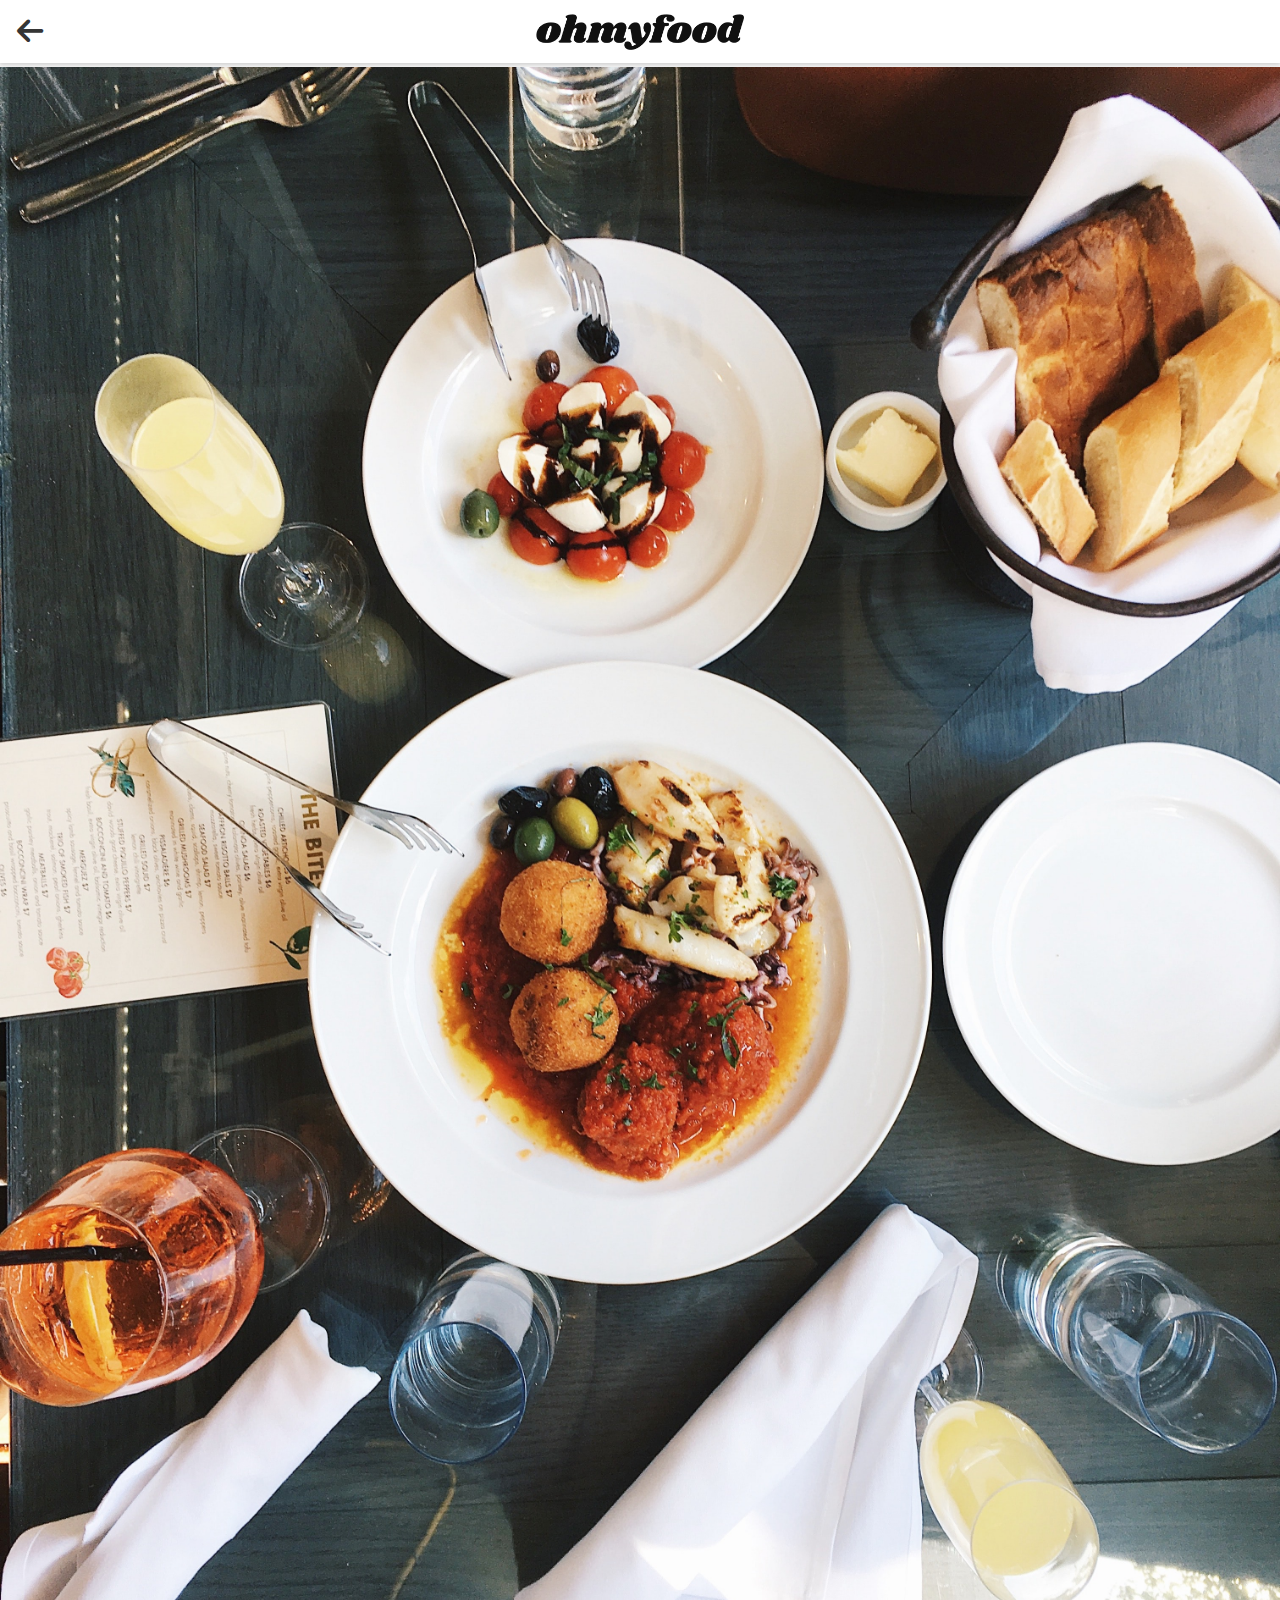
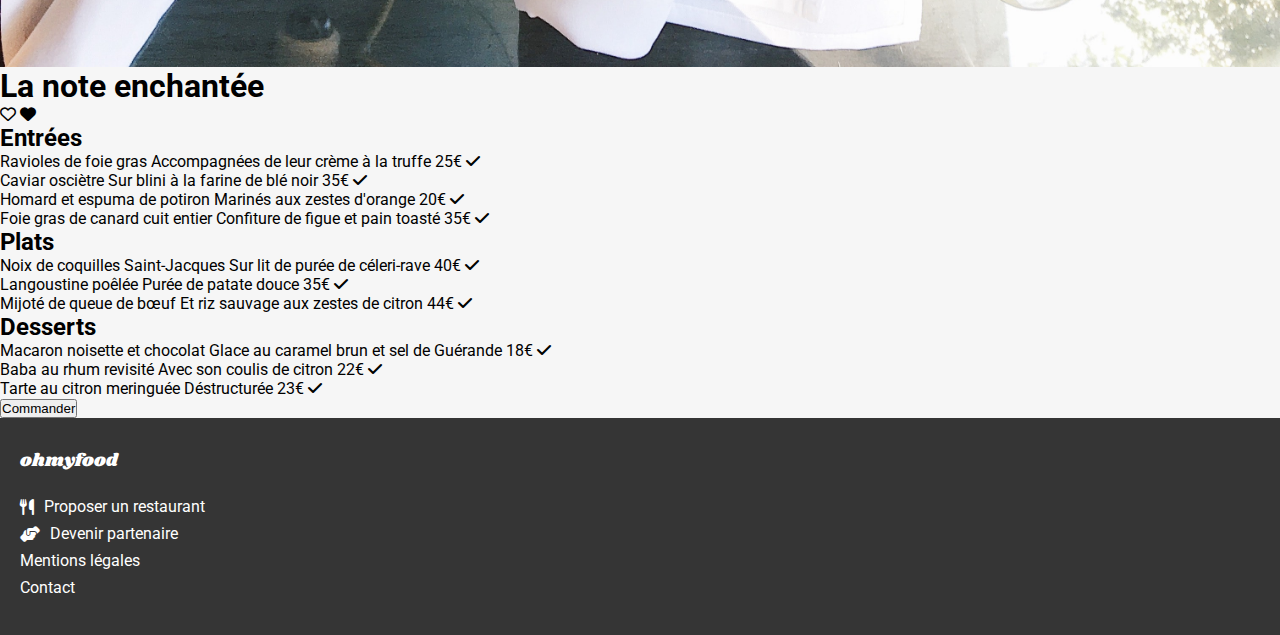
<file: La_note_enchantee.html>
<!DOCTYPE html>
<html lang="fr">
<head>
    <meta charset="UTF-8">
    <meta name="viewport" content="width=device-width, initial-scale=1.0">
    <title>La note enchantée</title>
    <link rel="preconnect" href="https://fonts.googleapis.com">
    <link rel="preconnect" href="https://fonts.gstatic.com" crossorigin>
    <link href="https://fonts.googleapis.com/css2?family=Roboto:ital,wght@0,100..900;1,100..900&family=Shrikhand&display=swap" rel="stylesheet">
    <link rel="stylesheet" href="https://cdnjs.cloudflare.com/ajax/libs/font-awesome/6.5.0/css/all.min.css">
    <link rel="stylesheet" href="./SASS/style.css">
</head>
<body class="restaurant-page">
    <header class="header">
        <nav class="header__nav">
            <a href="index.html" class="header__back">
                <i class="fa-solid fa-arrow-left"></i>
            </a>
            <img class="header__logo" src="./assets/Images_et_textes_Ohmyfood/images/logo/ohmyfood.png" alt="logo Ohmyfood">
        </nav>
    </header>

    <main>
        <div class="restaurant-hero">
            <img class="restaurant-hero__image" src="./assets/Images_et_textes_Ohmyfood/images/restaurants/stil-u2Lp8tXIcjw-unsplash.jpg" alt="assiete avec repas gastronomique">
        </div>
        <section class="restaurant-menu">
            <div class="restaurant-menu__header">
                <h1 class="restaurant-menu__title">La note enchantée</h1>
                <label class="restaurant-menu__like-icone">
                    <span class="restaurant-menu__heart-toggle-wrapper">
                        <input type="checkbox" hidden>
                        <i class="fa-regular fa-heart"></i>
                        <i class="fa-solid fa-heart"></i>
                    </span>
                </label>
            </div>

            <div class="restaurant-menu__category">
                <h2 class="restaurant-menu__category-title">Entrées</h2>
                <div class="restaurant-menu__items">
                    <div class="restaurant-menu__card">
                        <input type="checkbox" id="entree-1" class="restaurant-menu__card-checkbox" hidden>
                        <label for="entree-1" class="restaurant-menu__card-label">
                            <span class="restaurant-menu__card-text">
                                <span class="restaurant-menu__card-title">Ravioles de foie gras</span>
                                <span class="restaurant-menu__card-desc">Accompagnées de leur crème à la truffe</span>
                            </span>
                            <span class="restaurant-menu__card-price">25€</span>
                            <span class="restaurant-menu__check">
                                <i class="fa-solid fa-check"></i>
                            </span>
                        </label>
                    </div>
                    <div class="restaurant-menu__card">
                        <input type="checkbox" id="entree-2" class="restaurant-menu__card-checkbox" hidden>
                        <label for="entree-2" class="restaurant-menu__card-label">
                            <span class="restaurant-menu__card-text">
                                <span class="restaurant-menu__card-title">Caviar osciètre</span>
                                <span class="restaurant-menu__card-desc">Sur blini à la farine de blé noir</span>
                            </span>
                            <span class="restaurant-menu__card-price">35€</span>
                            <span class="restaurant-menu__check">
                                <i class="fa-solid fa-check"></i>
                            </span>
                        </label>
                    </div>
                    <div class="restaurant-menu__card">
                        <input type="checkbox" id="entree-3" class="restaurant-menu__card-checkbox" hidden>
                        <label for="entree-3" class="restaurant-menu__card-label">
                            <span class="restaurant-menu__card-text">
                                <span class="restaurant-menu__card-title">Homard et espuma de potiron</span>
                                <span class="restaurant-menu__card-desc">Marinés aux zestes d'orange</span>
                            </span>
                            <span class="restaurant-menu__card-price">20€</span>
                            <span class="restaurant-menu__check">
                                <i class="fa-solid fa-check"></i>
                            </span>
                        </label>
                    </div>
                    <div class="restaurant-menu__card">
                        <input type="checkbox" id="entree-4" class="restaurant-menu__card-checkbox" hidden>
                        <label for="entree-4" class="restaurant-menu__card-label">
                            <span class="restaurant-menu__card-text">
                                <span class="restaurant-menu__card-title">Foie gras de canard cuit entier</span>
                                <span class="restaurant-menu__card-desc">Confiture de figue et pain toasté</span>
                            </span>
                            <span class="restaurant-menu__card-price">35€</span>
                            <span class="restaurant-menu__check">
                                <i class="fa-solid fa-check"></i>
                            </span>
                        </label>
                    </div>
                </div>
            </div>

            <div class="restaurant-menu__category">
                <h2 class="restaurant-menu__category-title">Plats</h2>
                <div class="restaurant-menu__items">
                    <div class="restaurant-menu__card">
                        <input type="checkbox" id="plat-1" class="restaurant-menu__card-checkbox" hidden>
                        <label for="plat-1" class="restaurant-menu__card-label">
                            <span class="restaurant-menu__card-text">
                                <span class="restaurant-menu__card-title">Noix de coquilles Saint-Jacques</span>
                                <span class="restaurant-menu__card-desc">Sur lit de purée de céleri-rave</span>
                            </span>
                            <span class="restaurant-menu__card-price">40€</span>
                            <span class="restaurant-menu__check">
                                <i class="fa-solid fa-check"></i>
                            </span>
                        </label>
                    </div>
                    <div class="restaurant-menu__card">
                        <input type="checkbox" id="plat-2" class="restaurant-menu__card-checkbox" hidden>
                        <label for="plat-2" class="restaurant-menu__card-label">
                            <span class="restaurant-menu__card-text">
                                <span class="restaurant-menu__card-title">Langoustine poêlée</span>
                                <span class="restaurant-menu__card-desc">Purée de patate douce</span>
                            </span>
                            <span class="restaurant-menu__card-price">35€</span>
                            <span class="restaurant-menu__check">
                                <i class="fa-solid fa-check"></i>
                            </span>
                        </label>
                    </div>
                    <div class="restaurant-menu__card">
                        <input type="checkbox" id="plat-3" class="restaurant-menu__card-checkbox" hidden>
                        <label for="plat-3" class="restaurant-menu__card-label">
                            <span class="restaurant-menu__card-text">
                                <span class="restaurant-menu__card-title">Mijoté de queue de bœuf</span>
                                <span class="restaurant-menu__card-desc">Et riz sauvage aux zestes de citron</span>
                            </span>
                            <span class="restaurant-menu__card-price">44€</span>
                            <span class="restaurant-menu__check">
                                <i class="fa-solid fa-check"></i>
                            </span>
                        </label>
                    </div>
                </div>
            </div>

            <div class="restaurant-menu__category">
                <h2 class="restaurant-menu__category-title">Desserts</h2>
                <div class="restaurant-menu__items">
                    <div class="restaurant-menu__card">
                        <input type="checkbox" id="dessert-1" class="restaurant-menu__card-checkbox" hidden>
                        <label for="dessert-1" class="restaurant-menu__card-label">
                            <span class="restaurant-menu__card-text">
                                <span class="restaurant-menu__card-title">Macaron noisette et chocolat</span>
                                <span class="restaurant-menu__card-desc">Glace au caramel brun et sel de Guérande</span>
                            </span>
                            <span class="restaurant-menu__card-price">18€</span>
                            <span class="restaurant-menu__check">
                                <i class="fa-solid fa-check"></i>
                            </span>
                        </label>
                    </div>
                    <div class="restaurant-menu__card">
                        <input type="checkbox" id="dessert-2" class="restaurant-menu__card-checkbox" hidden>
                        <label for="dessert-2" class="restaurant-menu__card-label">
                            <span class="restaurant-menu__card-text">
                                <span class="restaurant-menu__card-title">Baba au rhum revisité</span>
                                <span class="restaurant-menu__card-desc">Avec son coulis de citron</span>
                            </span>
                            <span class="restaurant-menu__card-price">22€</span>
                            <span class="restaurant-menu__check">
                                <i class="fa-solid fa-check"></i>
                            </span>
                        </label>
                    </div>
                    <div class="restaurant-menu__card">
                        <input type="checkbox" id="dessert-3" class="restaurant-menu__card-checkbox" hidden>
                        <label for="dessert-3" class="restaurant-menu__card-label">
                            <span class="restaurant-menu__card-text">
                                <span class="restaurant-menu__card-title">Tarte au citron meringuée</span>
                                <span class="restaurant-menu__card-desc">Déstructurée</span>
                            </span>
                            <span class="restaurant-menu__card-price">23€</span>
                            <span class="restaurant-menu__check">
                                <i class="fa-solid fa-check"></i>
                            </span>
                        </label>
                    </div>
                </div>
            </div>

            <button class="restaurant-menu__btn">Commander</button>
        </section>
    </main>

    <footer class="footer">
        <h2 class="footer__title">ohmyfood</h2>
        <ul class="footer__list">
            <li class="footer__item">
                <a href="#" class="footer__link"><i class="footer_icone fa-solid fa-utensils"></i><span>Proposer un restaurant</span></a>
            </li>
            <li class="footer__item">
                <a href="#" class="footer__link"><i class="footer_icone fa-solid fa-handshake-angle"></i><span>Devenir partenaire</span></a>
            </li>
            <li class="footer__item">
                <a href="#" class="footer__link">Mentions légales</a>
            </li>
            <li class="footer__item">
                <a href="mailto:contact@ohmyfood.fr" class="footer__link">Contact</a>
            </li>
        </ul>
    </footer>    
    
</body>
</html>
</file>
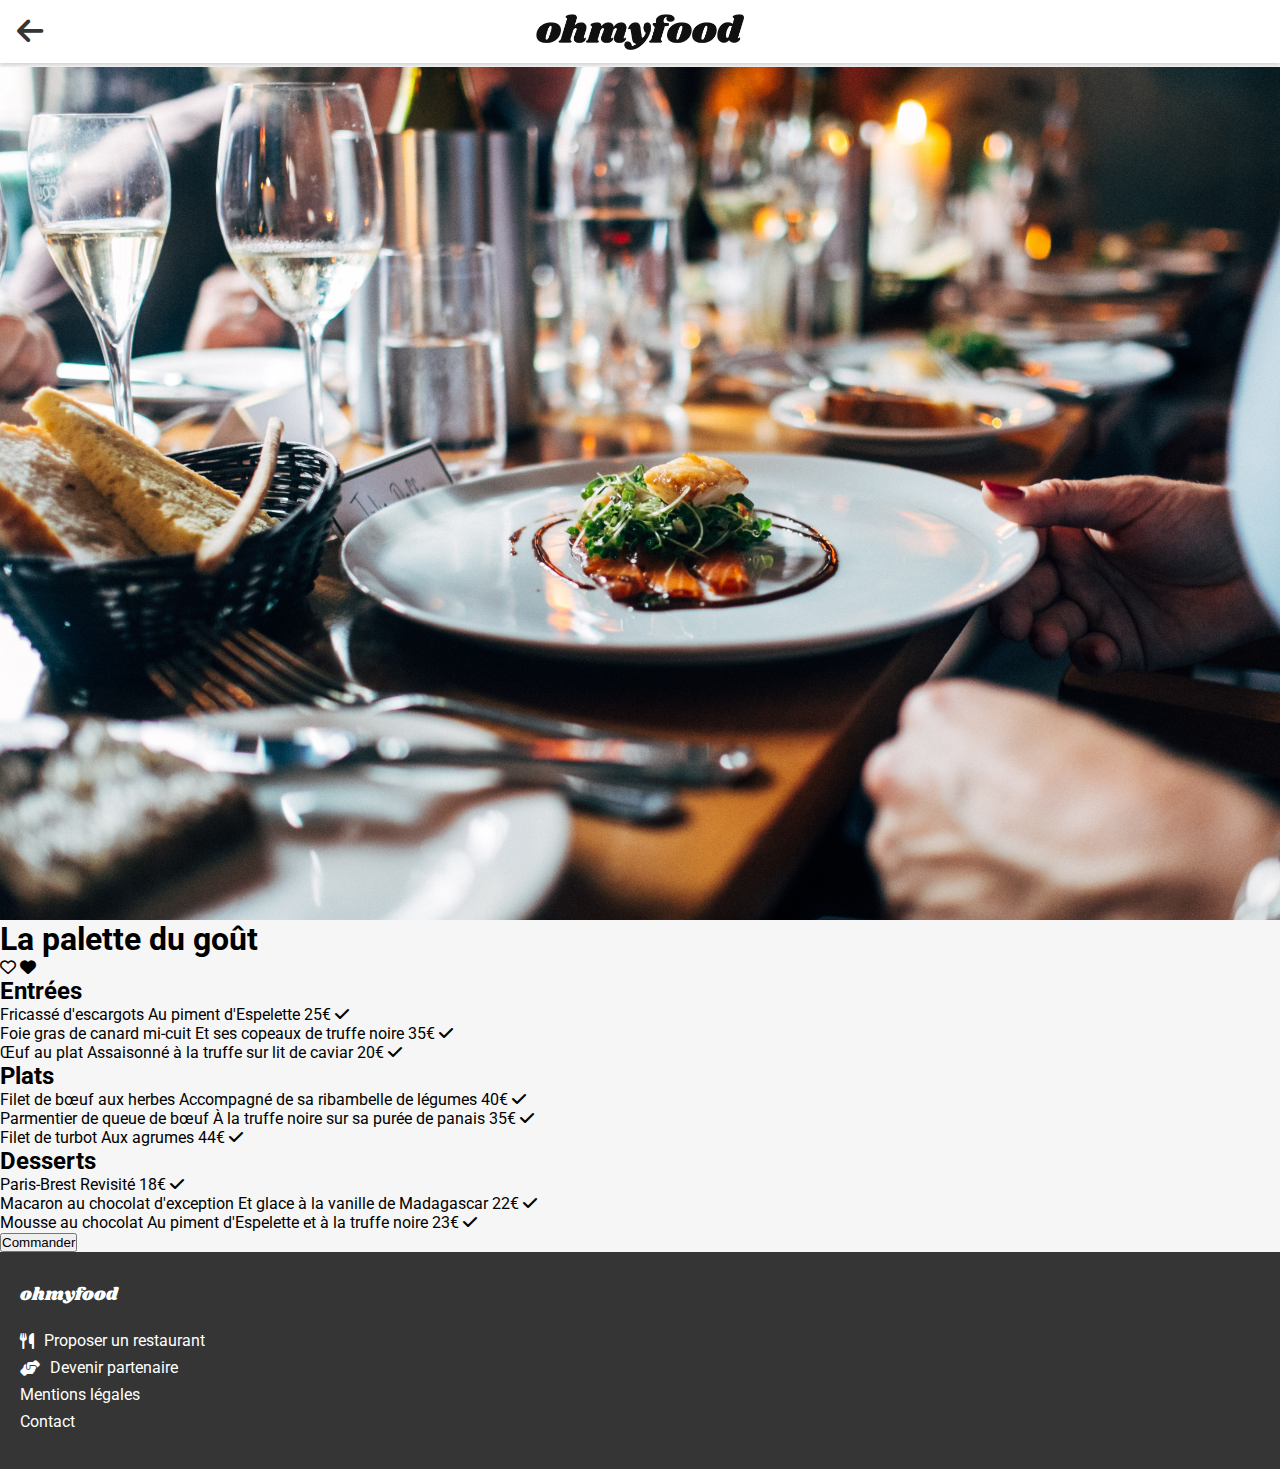
<file: La_palette_du_gout.html>
<!DOCTYPE html>
<html lang="fr">
<head>
    <meta charset="UTF-8">
    <meta name="viewport" content="width=device-width, initial-scale=1.0">
    <title>La palette du goût</title>
    <link rel="preconnect" href="https://fonts.googleapis.com">
    <link rel="preconnect" href="https://fonts.gstatic.com" crossorigin>
    <link href="https://fonts.googleapis.com/css2?family=Roboto:ital,wght@0,100..900;1,100..900&family=Shrikhand&display=swap" rel="stylesheet">
    <link rel="stylesheet" href="https://cdnjs.cloudflare.com/ajax/libs/font-awesome/6.5.0/css/all.min.css">
    <link rel="stylesheet" href="./SASS/style.css">
</head>
<body class="restaurant-page">
    <header>
        <nav class="header__nav">
            <a href="index.html" class="header__back">
                <i class="fa-solid fa-arrow-left"></i>
            </a>
            <img class="header__logo" src="./assets/Images_et_textes_Ohmyfood/images/logo/ohmyfood.png" alt="logo Ohmyfood">
        </nav>
    </header>

    <main>
        <div class="restaurant-hero">
            <img class="restaurant-hero__image" src="./assets/Images_et_textes_Ohmyfood/images/restaurants/jay-wennington-N_Y88TWmGwA-unsplash.jpg" alt="assiete avec repas gastronomique">
        </div>
        <section class="restaurant-menu">
            <div class="restaurant-menu__header">
                <h1 class="restaurant-menu__title">La palette du goût</h1>
                <label class="restaurant-menu__like-icone">
                    <span class="restaurant-menu__heart-toggle-wrapper">
                        <input type="checkbox" hidden>
                        <i class="fa-regular fa-heart"></i>
                        <i class="fa-solid fa-heart"></i>
                    </span>
                </label>
            </div>

            <div class="restaurant-menu__category">
                <h2 class="restaurant-menu__category-title">Entrées</h2>
                <div class="restaurant-menu__items">
                    <div class="restaurant-menu__card">
                        <input type="checkbox" id="entree-1" class="restaurant-menu__card-checkbox" hidden>
                        <label for="entree-1" class="restaurant-menu__card-label">
                            <span class="restaurant-menu__card-text">
                                <span class="restaurant-menu__card-title">Fricassé d'escargots</span>
                                <span class="restaurant-menu__card-desc">Au piment d'Espelette</span>
                            </span>
                            <span class="restaurant-menu__card-price">25€</span>
                            <span class="restaurant-menu__check">
                                <i class="fa-solid fa-check"></i>
                            </span>
                        </label>
                    </div>
                    <div class="restaurant-menu__card">
                        <input type="checkbox" id="entree-2" class="restaurant-menu__card-checkbox" hidden>
                        <label for="entree-2" class="restaurant-menu__card-label">
                            <span class="restaurant-menu__card-text">
                                <span class="restaurant-menu__card-title">Foie gras de canard mi-cuit</span>
                                <span class="restaurant-menu__card-desc">Et ses copeaux de truffe noire</span>
                            </span>
                            <span class="restaurant-menu__card-price">35€</span>
                            <span class="restaurant-menu__check">
                                <i class="fa-solid fa-check"></i>
                            </span>
                        </label>
                    </div>
                    <div class="restaurant-menu__card">
                        <input type="checkbox" id="entree-3" class="restaurant-menu__card-checkbox" hidden>
                        <label for="entree-3" class="restaurant-menu__card-label">
                            <span class="restaurant-menu__card-text">
                                <span class="restaurant-menu__card-title">Œuf au plat</span>
                                <span class="restaurant-menu__card-desc">Assaisonné à la truffe sur lit de caviar</span>
                            </span>
                            <span class="restaurant-menu__card-price">20€</span>
                            <span class="restaurant-menu__check">
                                <i class="fa-solid fa-check"></i>
                            </span>
                        </label>
                    </div>
                </div>
            </div>

            <div class="restaurant-menu__category">
                <h2 class="restaurant-menu__category-title">Plats</h2>
                <div class="restaurant-menu__items">
                    <div class="restaurant-menu__card">
                        <input type="checkbox" id="plat-1" class="restaurant-menu__card-checkbox" hidden>
                        <label for="plat-1" class="restaurant-menu__card-label">
                            <span class="restaurant-menu__card-text">
                                <span class="restaurant-menu__card-title">Filet de bœuf aux herbes</span>
                                <span class="restaurant-menu__card-desc">Accompagné de sa ribambelle de légumes</span>
                            </span>
                            <span class="restaurant-menu__card-price">40€</span>
                            <span class="restaurant-menu__check">
                                <i class="fa-solid fa-check"></i>
                            </span>
                        </label>
                    </div>
                    <div class="restaurant-menu__card">
                        <input type="checkbox" id="plat-2" class="restaurant-menu__card-checkbox" hidden>
                        <label for="plat-2" class="restaurant-menu__card-label">
                            <span class="restaurant-menu__card-text">
                                <span class="restaurant-menu__card-title">Parmentier de queue de bœuf</span>
                                <span class="restaurant-menu__card-desc">À la truffe noire sur sa purée de panais</span>
                            </span>
                            <span class="restaurant-menu__card-price">35€</span>
                            <span class="restaurant-menu__check">
                                <i class="fa-solid fa-check"></i>
                            </span>
                        </label>
                    </div>
                    <div class="restaurant-menu__card">
                        <input type="checkbox" id="plat-3" class="restaurant-menu__card-checkbox" hidden>
                        <label for="plat-3" class="restaurant-menu__card-label">
                            <span class="restaurant-menu__card-text">
                                <span class="restaurant-menu__card-title">Filet de turbot</span>
                                <span class="restaurant-menu__card-desc">Aux agrumes</span>
                            </span>
                            <span class="restaurant-menu__card-price">44€</span>
                            <span class="restaurant-menu__check">
                                <i class="fa-solid fa-check"></i>
                            </span>
                        </label>
                    </div>
                </div>
            </div>

            <div class="restaurant-menu__category">
                <h2 class="restaurant-menu__category-title">Desserts</h2>
                <div class="restaurant-menu__items">
                    <div class="restaurant-menu__card">
                        <input type="checkbox" id="dessert-1" class="restaurant-menu__card-checkbox" hidden>
                        <label for="dessert-1" class="restaurant-menu__card-label">
                            <span class="restaurant-menu__card-text">
                                <span class="restaurant-menu__card-title">Paris-Brest</span>
                                <span class="restaurant-menu__card-desc">Revisité</span>
                            </span>
                            <span class="restaurant-menu__card-price">18€</span>
                            <span class="restaurant-menu__check">
                                <i class="fa-solid fa-check"></i>
                            </span>
                        </label>
                    </div>
                    <div class="restaurant-menu__card">
                        <input type="checkbox" id="dessert-2" class="restaurant-menu__card-checkbox" hidden>
                        <label for="dessert-2" class="restaurant-menu__card-label">
                            <span class="restaurant-menu__card-text">
                                <span class="restaurant-menu__card-title">Macaron au chocolat d'exception </span>
                                <span class="restaurant-menu__card-desc">Et glace à la vanille de Madagascar</span>
                            </span>
                            <span class="restaurant-menu__card-price">22€</span>
                            <span class="restaurant-menu__check">
                                <i class="fa-solid fa-check"></i>
                            </span>
                        </label>
                    </div>
                    <div class="restaurant-menu__card">
                        <input type="checkbox" id="dessert-3" class="restaurant-menu__card-checkbox" hidden>
                        <label for="dessert-3" class="restaurant-menu__card-label">
                            <span class="restaurant-menu__card-text">
                                <span class="restaurant-menu__card-title">Mousse au chocolat </span>
                                <span class="restaurant-menu__card-desc">Au piment d'Espelette et à la truffe noire</span>
                            </span>
                            <span class="restaurant-menu__card-price">23€</span>
                            <span class="restaurant-menu__check">
                                <i class="fa-solid fa-check"></i>
                            </span>
                        </label>
                    </div>
                </div>
            </div>

            <button class="restaurant-menu__btn">Commander</button>
        </section>
    </main>

    <footer class="footer">
        <h2 class="footer__title">ohmyfood</h2>
        <ul class="footer__list">
            <li class="footer__item">
                <a href="#" class="footer__link"><i class="footer_icone fa-solid fa-utensils"></i><span>Proposer un restaurant</span></a>
            </li>
            <li class="footer__item">
                <a href="#" class="footer__link"><i class="footer_icone fa-solid fa-handshake-angle"></i><span>Devenir partenaire</span></a>
            </li>
            <li class="footer__item">
                <a href="#" class="footer__link">Mentions légales</a>
            </li>
            <li class="footer__item">
                <a href="mailto:contact@ohmyfood.fr" class="footer__link">Contact</a>
            </li>
        </ul>
    </footer>    
    
</body>
</html>
</file>
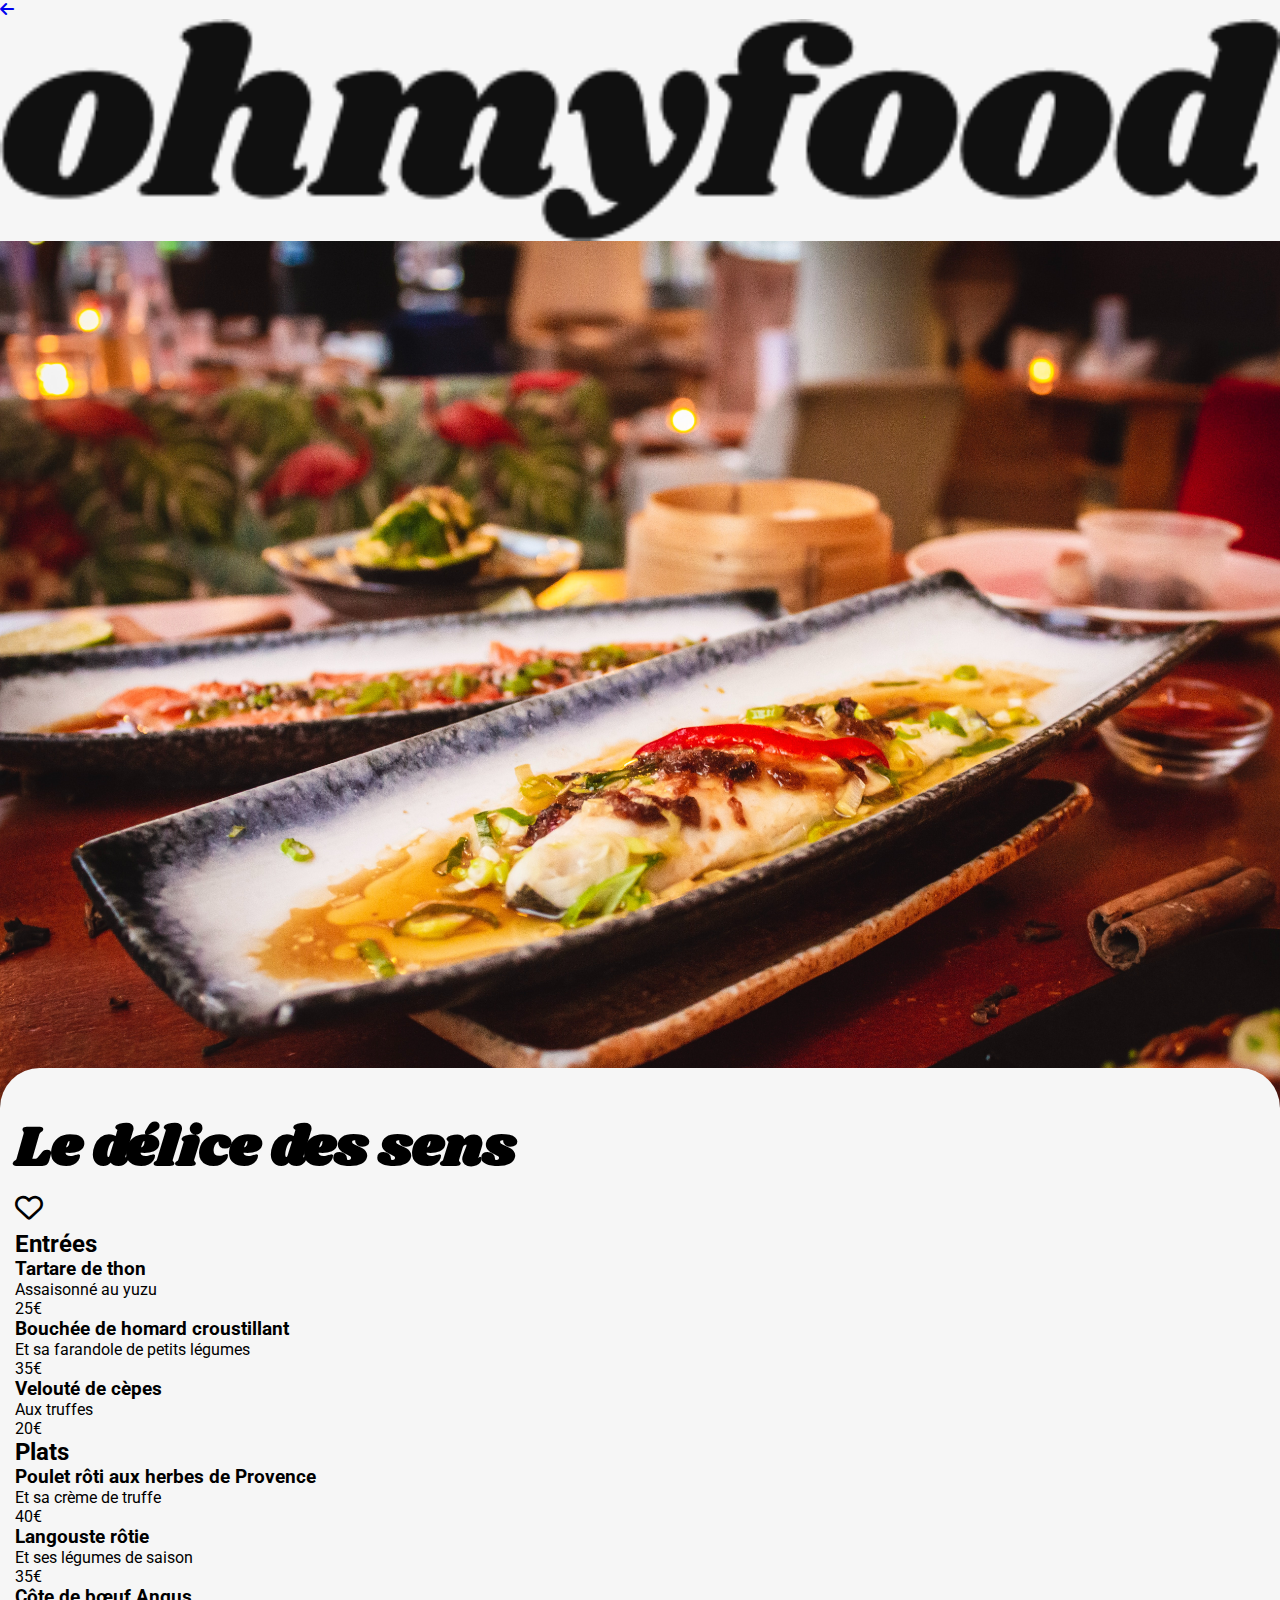
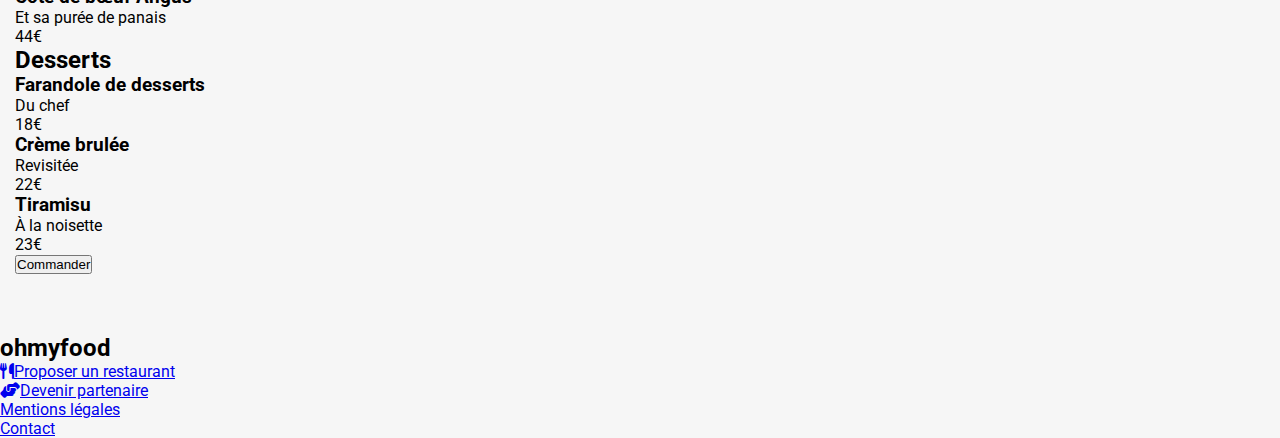
<file: Le délice des sens.html>
<!DOCTYPE html>
<html lang="fr">
<head>
    <meta charset="UTF-8">
    <meta name="viewport" content="width=device-width, initial-scale=1.0">
    <title>Le délice des sens</title>
    <link rel="preconnect" href="https://fonts.googleapis.com">
    <link rel="preconnect" href="https://fonts.gstatic.com" crossorigin>
    <link href="https://fonts.googleapis.com/css2?family=Roboto:ital,wght@0,100..900;1,100..900&family=Shrikhand&display=swap" rel="stylesheet">
    <link rel="stylesheet" href="https://cdnjs.cloudflare.com/ajax/libs/font-awesome/6.5.0/css/all.min.css" />
    <link rel="stylesheet" href="./SASS/style_restaurants/style_restaurants.css">
</head>
<body class="restaurant-page">
    <header>
        <nav>
            <a href="index.html" class="return-button">
                <i class="fa-solid fa-arrow-left"></i>
            </a>
            <img src="./assets/Images et textes Ohmyfood/images/logo/ohmyfood.png" alt="logo Ohmyfood">
        </nav>
    </header>

    <main>
        <div class="hero-img">
            <img src="./assets/Images et textes Ohmyfood/images/restaurants/louis-hansel-shotsoflouis-qNBGVyOCY8Q-unsplash.jpg" alt="assiete avec repas gastronomique">
        </div>
        <section class="restaurant-menu">
            <div class="restaurant-menu__title">
                <h1>Le délice des sens</h1>
                <i class="fa-regular fa-heart"></i>
            </div>

            <div class="menu-category">
                <h2>Entrées</h2>
                <div class="menu-items">
                    <article class="menu-card">
                        <div class="menu-card__text">
                            <h3>Tartare de thon</h3>
                            <p>Assaisonné au yuzu</p>
                        </div>
                        <span class="price">25€</span>
                    </article>
                    <article class="menu-card">
                        <div class="menu-card__text">
                            <h3>Bouchée de homard croustillant</h3>
                            <p>Et sa farandole de petits légumes</p>
                        </div>
                        <span class="price">35€</span>
                    </article>
                    <article class="menu-card">
                        <div class="menu-card__text">
                            <h3>Velouté de cèpes </h3>
                            <p>Aux truffes</p>
                        </div>
                        <span class="price">20€</span>
                    </article>
                </div>
            </div>

            <div class="menu-category">
                <h2>Plats</h2>
                <div class="menu-items">
                    <article class="menu-card">
                        <div class="menu-card__text">
                            <h3>Poulet rôti aux herbes de Provence </h3>
                            <p>Et sa crème de truffe</p>
                        </div>
                        <span class="price">40€</span>
                    </article>
                    <article class="menu-card">
                        <div class="menu-card__text">
                            <h3>Langouste rôtie </h3>
                            <p>Et ses légumes de saison</p>
                        </div>
                        <span class="price">35€</span>
                    </article>
                    <article class="menu-card">
                        <div class="menu-card__text">
                            <h3>Côte de bœuf Angus</h3>
                            <p>Et sa purée de panais</p>
                        </div>
                        <span class="price">44€</span>
                    </article>
                </div>
            </div>

            <div class="menu-category">
                <h2>Desserts</h2>
                <div class="menu-items">
                    <article class="menu-card">
                        <div class="menu-card__text">
                            <h3>Farandole de desserts</h3>
                            <p>Du chef</p>
                        </div>
                        <span class="price">18€</span>
                    </article>
                    <article class="menu-card">
                        <div class="menu-card__text">
                            <h3>Crème brulée</h3>
                            <p>Revisitée</p>
                        </div>
                        <span class="price">22€</span>
                    </article>
                    <article class="menu-card">
                        <div class="menu-card__text">
                            <h3>Tiramisu </h3>
                            <p>À la noisette</p>
                        </div>
                        <span class="price">23€</span>
                    </article>
                </div>
            </div>

            <button class="order-button">Commander</button>
        </section>
    </main>

    <footer>
        <h2>ohmyfood</h2>
        <ul>
            <li>
                <a href="#"><i class="fa-solid fa-utensils"></i><span>Proposer un restaurant</a>
            </li>
            <li>
                <a href="#"><i class="fa-solid fa-handshake-angle"></i><span>Devenir partenaire</span></a>
            </li>
            <li>
                <a href="#">Mentions légales</a>
            </li>
            <li>
                <a href="#">Contact</a>
            </li>
        </ul>
    </footer>    
    
</body>
</html>
</file>
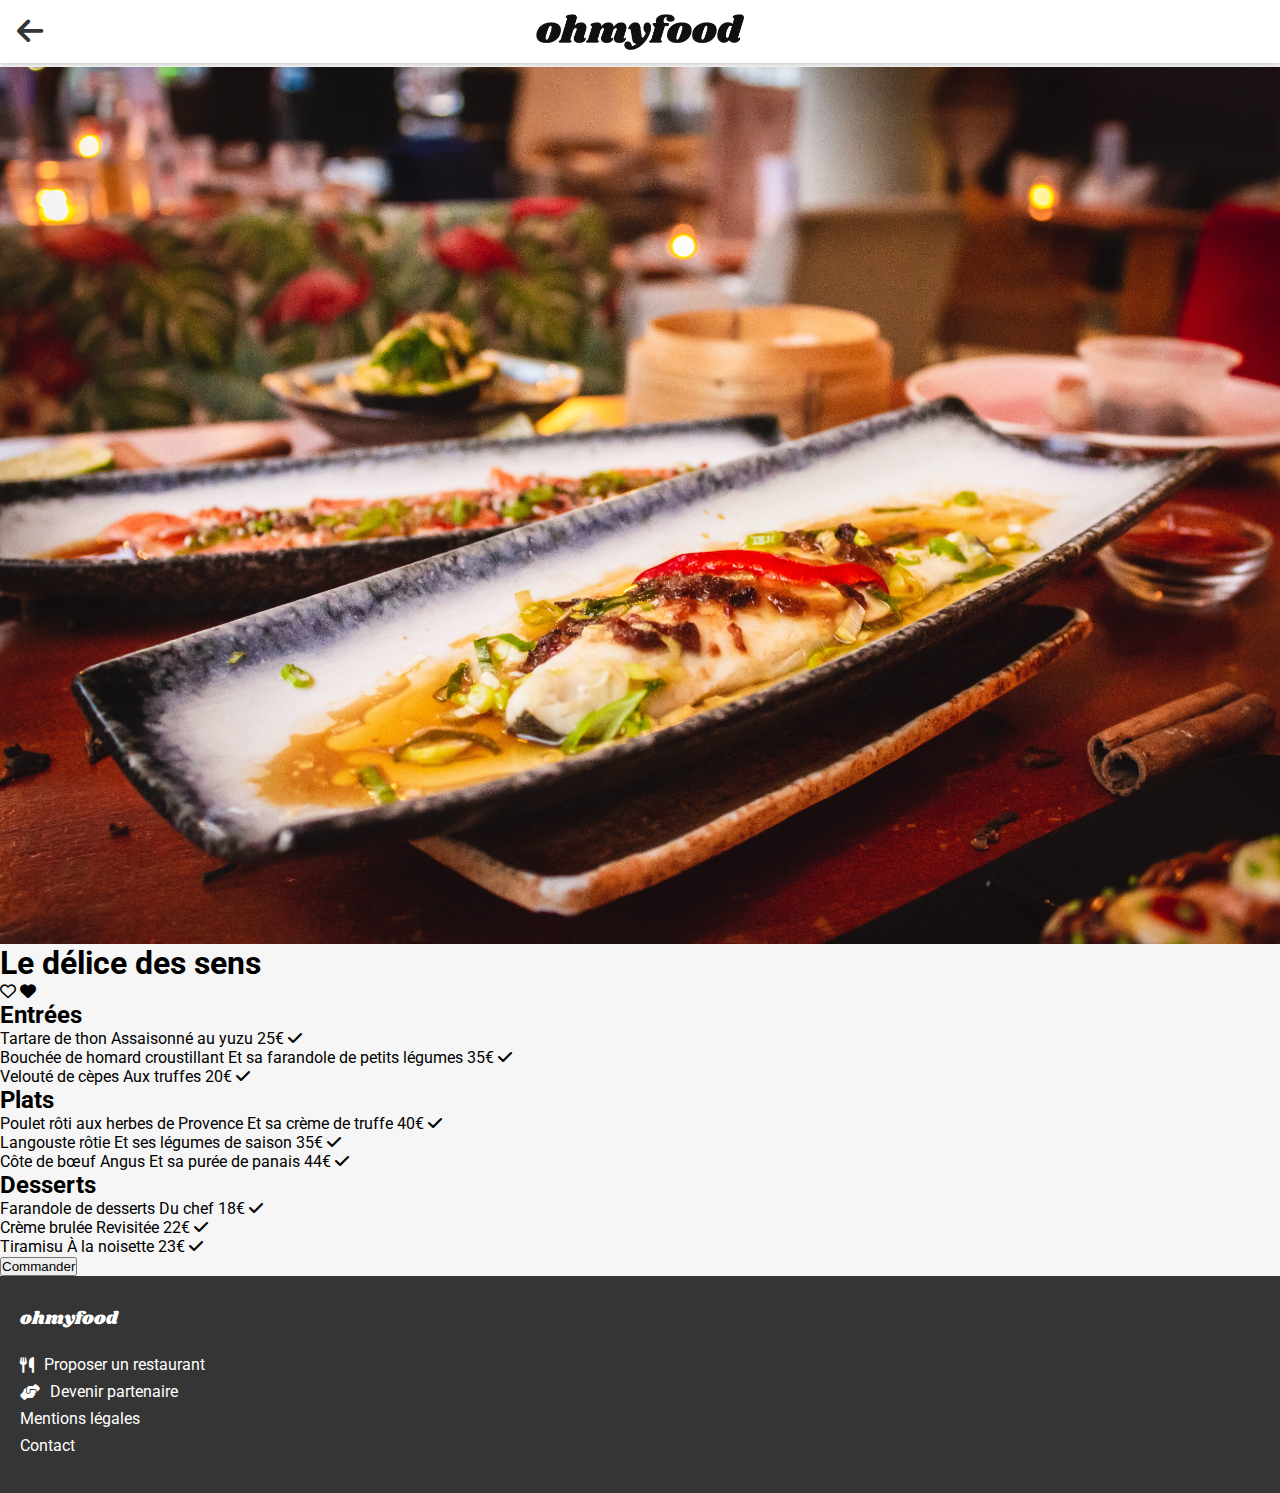
<file: Le_delice_des_sens.html>
<!DOCTYPE html>
<html lang="fr">
<head>
    <meta charset="UTF-8">
    <meta name="viewport" content="width=device-width, initial-scale=1.0">
    <title>Le délice des sens</title>
    <link rel="preconnect" href="https://fonts.googleapis.com">
    <link rel="preconnect" href="https://fonts.gstatic.com" crossorigin>
    <link href="https://fonts.googleapis.com/css2?family=Roboto:ital,wght@0,100..900;1,100..900&family=Shrikhand&display=swap" rel="stylesheet">
    <link rel="stylesheet" href="https://cdnjs.cloudflare.com/ajax/libs/font-awesome/6.5.0/css/all.min.css">
    <link rel="stylesheet" href="./SASS/style.css">
</head>
<body class="restaurant-page">
    <header class="header">
        <nav class="header__nav">
            <a href="index.html" class="header__back">
                <i class="fa-solid fa-arrow-left"></i>
            </a>
            <img class="header__logo" src="./assets/Images_et_textes_Ohmyfood/images/logo/ohmyfood.png" alt="logo Ohmyfood">
        </nav>
    </header>

    <main>
        <div class="restaurant-hero">
            <img class="restaurant-hero__image" src="./assets/Images_et_textes_Ohmyfood/images/restaurants/louis-hansel-shotsoflouis-qNBGVyOCY8Q-unsplash.jpg" alt="assiete avec repas gastronomique">
        </div>
        <section class="restaurant-menu">
            <div class="restaurant-menu__header">
                <h1 class="restaurant-menu__title">Le délice des sens</h1>
                <label class="restaurant-menu__like-icone">
                    <span class="restaurant-menu__heart-toggle-wrapper">
                        <input type="checkbox" hidden>
                        <i class="fa-regular fa-heart"></i>
                        <i class="fa-solid fa-heart"></i>
                    </span>
                </label>
            </div>

            <div class="restaurant-menu__category">
                <h2 class="restaurant-menu__category-title">Entrées</h2>
                <div class="restaurant-menu__items">
                    <div class="restaurant-menu__card">
                        <input type="checkbox" id="entree-1" class="restaurant-menu__card-checkbox" hidden>
                        <label for="entree-1" class="restaurant-menu__card-label">
                            <span class="restaurant-menu__card-text">
                                <span class="restaurant-menu__card-title">Tartare de thon</span>
                                <span class="restaurant-menu__card-desc">Assaisonné au yuzu</span>
                            </span>
                            <span class="restaurant-menu__card-price">25€</span>
                            <span class="restaurant-menu__check">
                                <i class="fa-solid fa-check"></i>
                            </span>
                        </label>
                    </div>
                    <div class="restaurant-menu__card">
                        <input type="checkbox" id="entree-2" class="restaurant-menu__card-checkbox" hidden>
                        <label for="entree-2" class="restaurant-menu__card-label">
                            <span class="restaurant-menu__card-text">
                                <span class="restaurant-menu__card-title">Bouchée de homard croustillant</span>
                                <span class="restaurant-menu__card-desc">Et sa farandole de petits légumes</span>
                            </span>
                            <span class="restaurant-menu__card-price">35€</span>
                            <span class="restaurant-menu__check">
                                <i class="fa-solid fa-check"></i>
                            </span>
                        </label>
                    </div>
                    <div class="restaurant-menu__card">
                        <input type="checkbox" id="entree-3" class="restaurant-menu__card-checkbox" hidden>
                        <label for="entree-3" class="restaurant-menu__card-label">
                            <span class="restaurant-menu__card-text">
                                <span class="restaurant-menu__card-title">Velouté de cèpes </span>
                                <span class="restaurant-menu__card-desc">Aux truffes</span>
                            </span>
                            <span class="restaurant-menu__card-price">20€</span>
                            <span class="restaurant-menu__check">
                                <i class="fa-solid fa-check"></i>
                            </span>
                        </label>
                    </div>
                </div>
            </div>

            <div class="restaurant-menu__category">
                <h2 class="restaurant-menu__category-title">Plats</h2>
                <div class="restaurant-menu__items">
                    <div class="restaurant-menu__card">
                        <input type="checkbox" id="plat-1" class="restaurant-menu__card-checkbox" hidden>
                        <label for="plat-1" class="restaurant-menu__card-label">
                            <span class="restaurant-menu__card-text">
                                <span class="restaurant-menu__card-title">Poulet rôti aux herbes de Provence </span>
                                <span class="restaurant-menu__card-desc">Et sa crème de truffe</span>
                            </span>
                            <span class="restaurant-menu__card-price">40€</span>
                            <span class="restaurant-menu__check">
                                <i class="fa-solid fa-check"></i>
                            </span>
                        </label>
                    </div>
                    <div class="restaurant-menu__card">
                        <input type="checkbox" id="plat-2" class="restaurant-menu__card-checkbox" hidden>
                        <label for="plat-2" class="restaurant-menu__card-label">
                            <span class="restaurant-menu__card-text">
                                <span class="restaurant-menu__card-title">Langouste rôtie </span>
                                <span class="restaurant-menu__card-desc">Et ses légumes de saison</span>
                            </span>
                            <span class="restaurant-menu__card-price">35€</span>
                            <span class="restaurant-menu__check">
                                <i class="fa-solid fa-check"></i>
                            </span>
                        </label>
                    </div>
                    <div class="restaurant-menu__card">
                        <input type="checkbox" id="plat-3" class="restaurant-menu__card-checkbox" hidden>
                        <label for="plat-3" class="restaurant-menu__card-label">
                            <span class="restaurant-menu__card-text">
                                <span class="restaurant-menu__card-title">Côte de bœuf Angus</span>
                                <span class="restaurant-menu__card-desc">Et sa purée de panais</span>
                            </span>
                            <span class="restaurant-menu__card-price">44€</span>
                            <span class="restaurant-menu__check">
                                <i class="fa-solid fa-check"></i>
                            </span>
                        </label>
                    </div>
                </div>
            </div>

            <div class="restaurant-menu__category">
                <h2 class="restaurant-menu__category-title">Desserts</h2>
                <div class="restaurant-menu__items">
                    <div class="restaurant-menu__card">
                        <input type="checkbox" id="dessert-1" class="restaurant-menu__card-checkbox" hidden>
                        <label for="dessert-1" class="restaurant-menu__card-label">
                            <span class="restaurant-menu__card-text">
                                <span class="restaurant-menu__card-title">Farandole de desserts</span>
                                <span class="restaurant-menu__card-desc">Du chef</span>
                            </span>
                            <span class="restaurant-menu__card-price">18€</span>
                            <span class="restaurant-menu__check">
                                <i class="fa-solid fa-check"></i>
                            </span>
                        </label>
                    </div>
                    <div class="restaurant-menu__card">
                        <input type="checkbox" id="dessert-2" class="restaurant-menu__card-checkbox" hidden>
                        <label for="dessert-2" class="restaurant-menu__card-label">
                            <span class="restaurant-menu__card-text">
                                <span class="restaurant-menu__card-title">Crème brulée</span>
                                <span class="restaurant-menu__card-desc">Revisitée</span>
                            </span>
                            <span class="restaurant-menu__card-price">22€</span>
                            <span class="restaurant-menu__check">
                                <i class="fa-solid fa-check"></i>
                            </span>
                        </label>
                    </div>
                    <div class="restaurant-menu__card">
                        <input type="checkbox" id="dessert-3" class="restaurant-menu__card-checkbox" hidden>
                        <label for="dessert-3" class="restaurant-menu__card-label">
                            <span class="restaurant-menu__card-text">
                                <span class="restaurant-menu__card-title">Tiramisu </span>
                                <span class="restaurant-menu__card-desc">À la noisette</span>
                            </span>
                            <span class="restaurant-menu__card-price">23€</span>
                            <span class="restaurant-menu__check">
                                <i class="fa-solid fa-check"></i>
                            </span>
                        </label>
                    </div>
                </div>
            </div>

            <button class="restaurant-menu__btn">Commander</button>
        </section>
    </main>

    <footer class="footer">
        <h2 class="footer__title">ohmyfood</h2>
        <ul class="footer__list">
            <li class="footer__item">
                <a href="#" class="footer__link"><i class="footer_icone fa-solid fa-utensils"></i><span>Proposer un restaurant</span></a>
            </li>
            <li class="footer__item">
                <a href="#" class="footer__link"><i class="footer_icone fa-solid fa-handshake-angle"></i><span>Devenir partenaire</span></a>
            </li>
            <li class="footer__item">
                <a href="#" class="footer__link">Mentions légales</a>
            </li>
            <li class="footer__item">
                <a href="mailto:contact@ohmyfood.fr" class="footer__link">Contact</a>
            </li>
        </ul>
    </footer>    
    
</body>
</html>
</file>
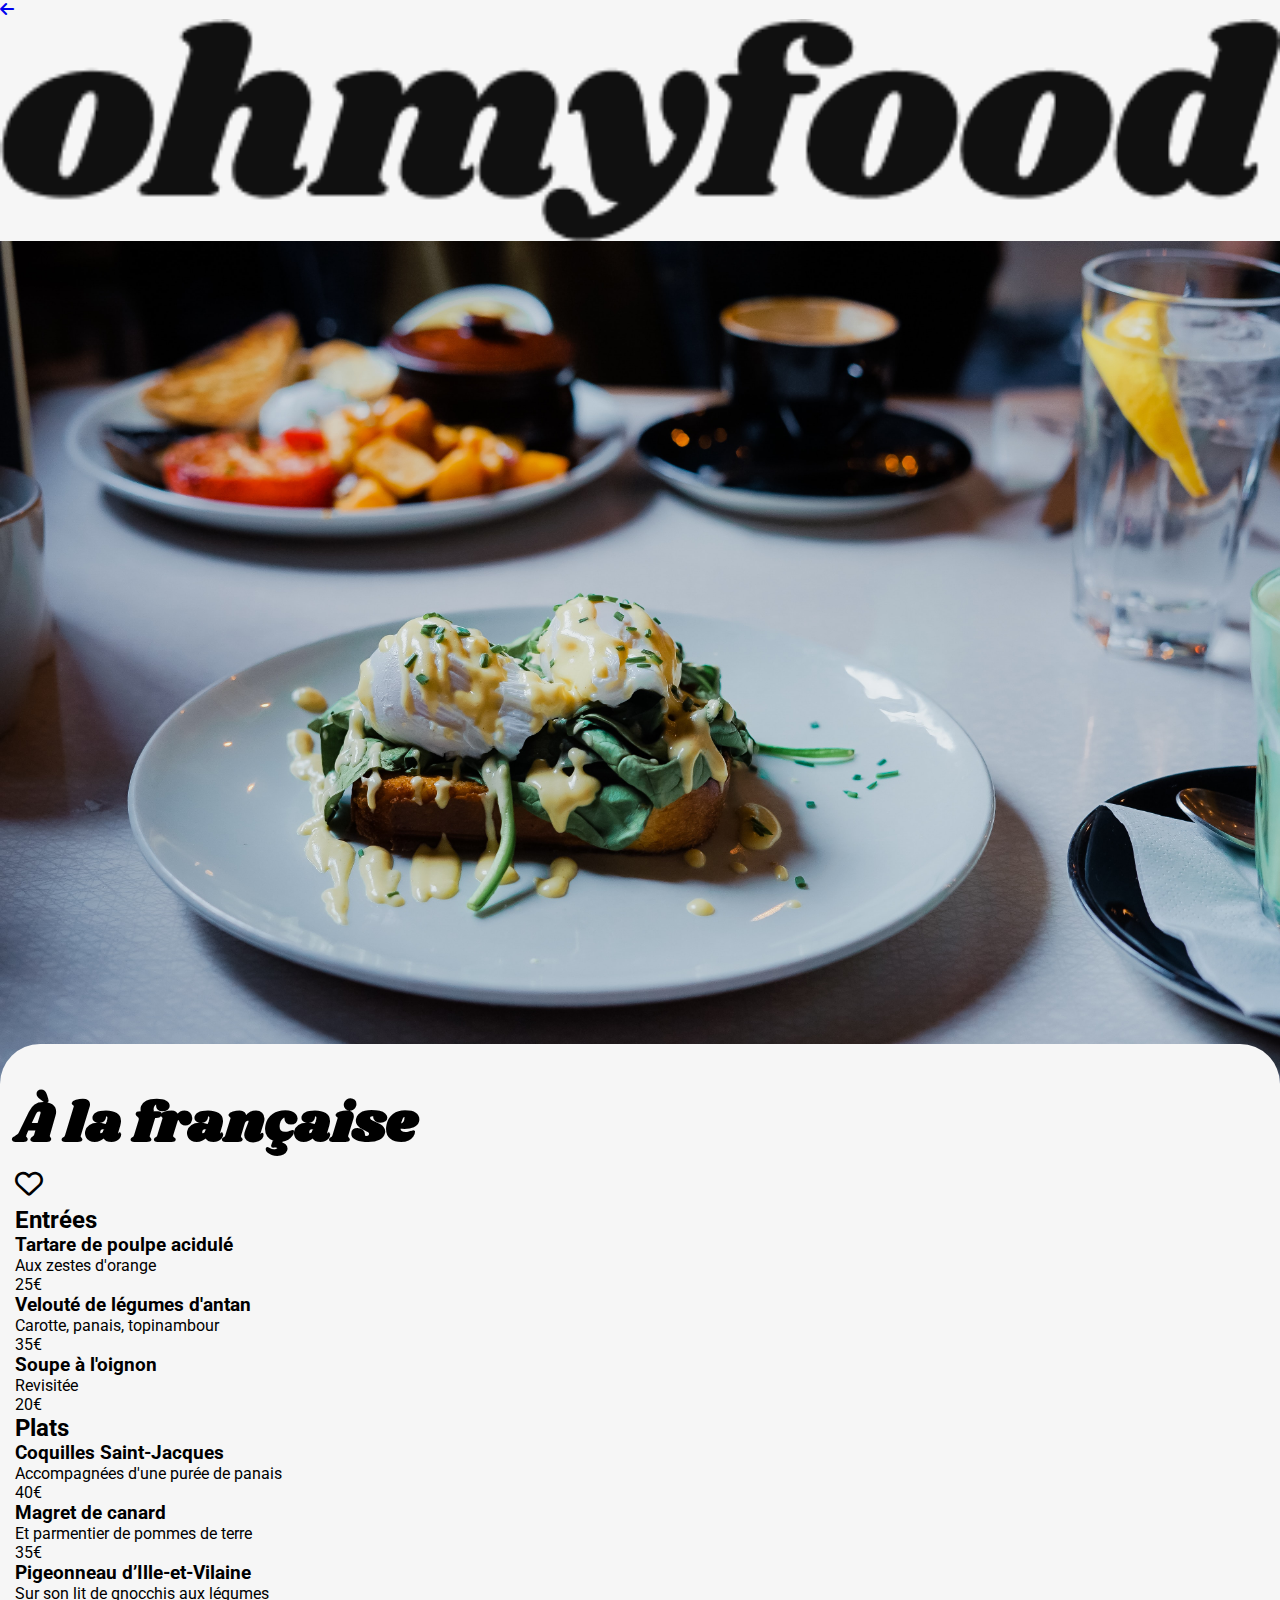
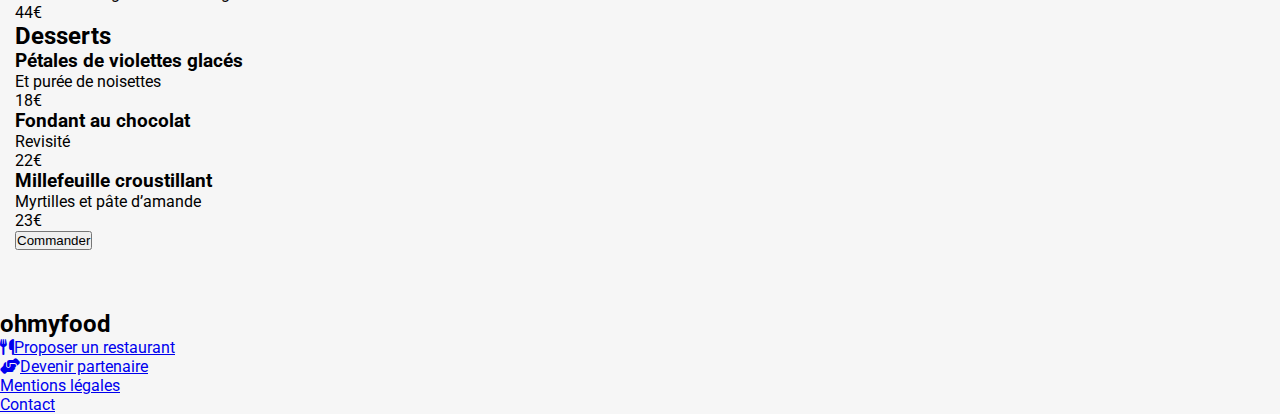
<file: À la française.html>
<!DOCTYPE html>
<html lang="fr">
<head>
    <meta charset="UTF-8">
    <meta name="viewport" content="width=device-width, initial-scale=1.0">
    <title>À la française</title>
    <link rel="preconnect" href="https://fonts.googleapis.com">
    <link rel="preconnect" href="https://fonts.gstatic.com" crossorigin>
    <link href="https://fonts.googleapis.com/css2?family=Roboto:ital,wght@0,100..900;1,100..900&family=Shrikhand&display=swap" rel="stylesheet">
    <link rel="stylesheet" href="https://cdnjs.cloudflare.com/ajax/libs/font-awesome/6.5.0/css/all.min.css" />
    <link rel="stylesheet" href="./SASS/style_restaurants/style_restaurants.css">
</head>
<body class="restaurant-page">
    <header>
        <nav>
            <a href="index.html" class="return-button">
                <i class="fa-solid fa-arrow-left"></i>
            </a>
            <img src="./assets/Images et textes Ohmyfood/images/logo/ohmyfood.png" alt="logo Ohmyfood">
        </nav>
    </header>

    <main>
        <div class="hero-img">
            <img src="./assets/Images et textes Ohmyfood//images/restaurants/toa-heftiba-DQKerTsQwi0-unsplash.jpg" alt="assiete avec repas gastronomique">
        </div>
        <section class="restaurant-menu">
            <div class="restaurant-menu__title">
                <h1>À la française</h1>
                <i class="fa-regular fa-heart"></i>
            </div>

            <div class="menu-category">
                <h2>Entrées</h2>
                <div class="menu-items">
                    <article class="menu-card">
                        <div class="menu-card__text">
                            <h3>Tartare de poulpe acidulé</h3>
                            <p>Aux zestes d'orange</p>
                        </div>
                        <span class="price">25€</span>
                    </article>
                    <article class="menu-card">
                        <div class="menu-card__text">
                            <h3>Velouté de légumes d'antan</h3>
                            <p>Carotte, panais, topinambour</p>
                        </div>
                        <span class="price">35€</span>
                    </article>
                    <article class="menu-card">
                        <div class="menu-card__text">
                            <h3>Soupe à l'oignon</h3>
                            <p>Revisitée</p>
                        </div>
                        <span class="price">20€</span>
                    </article>
                </div>
            </div>

            <div class="menu-category">
                <h2>Plats</h2>
                <div class="menu-items">
                    <article class="menu-card">
                        <div class="menu-card__text">
                            <h3>Coquilles Saint-Jacques</h3>
                            <p>Accompagnées d'une purée de panais</p>
                        </div>
                        <span class="price">40€</span>
                    </article>
                    <article class="menu-card">
                        <div class="menu-card__text">
                            <h3>Magret de canard</h3>
                            <p>Et parmentier de pommes de terre</p>
                        </div>
                        <span class="price">35€</span>
                    </article>
                    <article class="menu-card">
                        <div class="menu-card__text">
                            <h3>Pigeonneau d’Ille-et-Vilaine</h3>
                            <p>Sur son lit de gnocchis aux légumes</p>
                        </div>
                        <span class="price">44€</span>
                    </article>
                </div>
            </div>

            <div class="menu-category">
                <h2>Desserts</h2>
                <div class="menu-items">
                    <article class="menu-card">
                        <div class="menu-card__text">
                            <h3>Pétales de violettes glacés</h3>
                            <p>Et purée de noisettes</p>
                        </div>
                        <span class="price">18€</span>
                    </article>
                    <article class="menu-card">
                        <div class="menu-card__text">
                            <h3>Fondant au chocolat</h3>
                            <p>Revisité</p>
                        </div>
                        <span class="price">22€</span>
                    </article>
                    <article class="menu-card">
                        <div class="menu-card__text">
                            <h3>Millefeuille croustillant</h3>
                            <p>Myrtilles et pâte d’amande</p>
                        </div>
                        <span class="price">23€</span>
                    </article>
                </div>
            </div>

            <button class="order-button">Commander</button>
        </section>
    </main>

    <footer>
        <h2>ohmyfood</h2>
        <ul>
            <li>
                <a href="#"><i class="fa-solid fa-utensils"></i><span>Proposer un restaurant</a>
            </li>
            <li>
                <a href="#"><i class="fa-solid fa-handshake-angle"></i><span>Devenir partenaire</span></a>
            </li>
            <li>
                <a href="#">Mentions légales</a>
            </li>
            <li>
                <a href="#">Contact</a>
            </li>
        </ul>
    </footer>    
    
</body>
</html>
</file>
<file: SASS/style.css>
* {
  margin: 0;
  padding: 0;
  box-sizing: border-box;
}

body {
  font-family: "Roboto", sans-serif;
  background-color: #F6F6F6;
  color: black;
  font-size: 16px;
}

img {
  width: 100%;
  display: block;
}

.header__nav {
  display: flex;
  justify-content: center;
  align-items: center;
  height: 63px;
  box-shadow: 0px 2px 4px rgba(0, 0, 0, 0.15);
  margin-bottom: 4px;
  background-color: white;
}
.header__logo {
  height: 36px;
  width: auto;
}
.header__back {
  visibility: hidden;
  position: absolute;
  left: 17px;
  font-size: 30px;
  color: #353535;
  text-decoration: none;
}
body.restaurant-page .header__back {
  visibility: visible;
}
.header__location {
  display: flex;
  justify-content: center;
  background-color: #EAEAEA;
  height: 50px;
  align-items: center;
  box-shadow: 0px 4px 4px rgba(0, 0, 0, 0.25);
  margin-bottom: 4px;
  gap: 10px;
}
.header__icon {
  margin-right: 17px;
}

.hero {
  text-align: center;
  background-color: #F6F6F6;
  padding: 0 20px;
  max-width: 400px;
  margin: auto;
}
.hero__title {
  font-size: 24px;
  width: 63%;
  margin: 50px auto 30px;
}
.hero__subtitle {
  font-size: 18px;
  margin-bottom: 30px;
}
.hero__btn {
  width: 60%;
  font-weight: bold;
  color: white;
  border: none;
  border-radius: 25px;
  height: 50px;
  background: linear-gradient(170deg, #e470db, #9356DC);
  box-shadow: 0px 4px 10px rgba(0, 0, 0, 0.25);
  margin-bottom: 50px;
}

.fonction {
  background-color: white;
  padding: 20px;
  display: flex;
  flex-direction: column;
  gap: 25px;
  height: 440px;
  justify-content: center;
}
.fonction__title {
  font-size: 24px;
}
.fonction__btn {
  display: flex;
  align-items: center;
  justify-content: flex-start;
  gap: 20px;
  height: 72px;
  background-color: #F6F6F6;
  border: none;
  border-radius: 20px;
  padding: 20px 20px 20px 45px;
  font-weight: bold;
  position: relative;
  box-shadow: 0px 4px 15px rgba(0, 0, 0, 0.15);
}
.fonction__btn-number {
  position: absolute;
  left: -12px;
  top: 50%;
  transform: translateY(-50%);
  background-color: #9356DC;
  color: white;
  font-size: 14px;
  width: 24px;
  height: 24px;
  border-radius: 50%;
  display: flex;
  justify-content: center;
  align-items: center;
}
.fonction__btn-label {
  flex: 1;
}
.fonction__btn i {
  color: #353535;
  font-size: 18px;
}
.fonction__btn:last-of-type i {
  color: #9356DC;
}

.restaurants {
  padding: 30px 20px;
  background-color: #F6F6F6;
}
.restaurants__title {
  font-size: 24px;
  margin-bottom: 20px;
}
.restaurants__content {
  display: flex;
  flex-direction: column;
  gap: 20px;
}

.restaurant-card {
  text-decoration: none;
  color: inherit;
}
.restaurant-card__container {
  background-color: white;
  border-radius: 20px;
}
.restaurant-card__img-wrapper {
  position: relative;
  height: 220px;
  overflow: hidden;
  border-top-left-radius: 20px;
  border-top-right-radius: 20px;
}
.restaurant-card__img {
  width: 100%;
  height: 100%;
  -o-object-fit: cover;
     object-fit: cover;
  display: block;
}
.restaurant-card__img--bottom {
  -o-object-position: bottom center;
     object-position: bottom center;
}
.restaurant-card__img--top {
  -o-object-position: top center;
     object-position: top center;
}
.restaurant-card__img--center {
  -o-object-position: center center;
     object-position: center center;
}
.restaurant-card__badge {
  position: absolute;
  top: 15px;
  right: 15px;
  background-color: #99E2D0;
  color: #008766;
  font-size: 14px;
  padding: 6px 10px;
  border-radius: 3px;
}
.restaurant-card__content {
  padding: 15px 20px;
  display: flex;
  justify-content: space-between;
  align-items: center;
}
.restaurant-card__text {
  display: flex;
  flex-direction: column;
}
.restaurant-card__title {
  font-size: 18px;
  font-weight: bold;
  margin-bottom: 5px;
}
.restaurant-card__location {
  font-weight: 300;
}
.restaurant-card__like-icon {
  font-size: 22px;
}

.footer {
  background-color: #353535;
  color: white;
  padding: 30px 20px;
  display: flex;
  flex-direction: column;
  gap: 15px;
}
.footer__title {
  font-family: "Shrikhand", sans-serif;
  font-size: 18px;
  font-weight: normal;
}
.footer__list {
  list-style: none;
  padding: 0;
}
.footer__item {
  margin: 8px 0;
  display: flex;
  align-items: center;
}
.footer__link {
  color: white;
  text-decoration: none;
  display: flex;
  align-items: center;
  gap: 10px;
}
.footer__icone {
  width: 20px;
}/*# sourceMappingURL=style.css.map */
</file>
<file: SASS/style_restaurants/style_restaurants.css>
* {
  margin: 0;
  padding: 0;
  box-sizing: border-box;
}

body {
  font-family: "Roboto", sans-serif;
  background-color: #F6F6F6;
  color: black;
  font-size: 16px;
}

img {
  width: 100%;
  display: block;
}

.header__nav {
  display: flex;
  justify-content: center;
  align-items: center;
  height: 63px;
  background-color: white;
}
.header__logo {
  height: 36px;
  width: auto;
}
.header__back {
  visibility: visible;
  position: absolute;
  left: 17px;
  font-size: 30px;
  color: #353535;
  text-decoration: none;
}

.restaurant-hero {
  width: 100%;
  height: 275px;
  overflow: hidden;
}
.restaurant-hero__image {
  height: 100%;
  -o-object-fit: cover;
     object-fit: cover;
  -o-object-position: center;
     object-position: center;
  display: block;
}

.restaurant-menu {
  background-color: #F6F6F6;
  border-top-left-radius: 40px;
  border-top-right-radius: 40px;
  margin-top: -50px;
  padding: 40px 15px 60px;
  position: relative;
  z-index: 1;
}
.restaurant-menu__header {
  display: flex;
  align-items: center;
  justify-content: space-between;
  margin-bottom: 20px;
  position: relative;
}
.restaurant-menu__title {
  font-family: "Shrikhand", sans-serif;
  font-size: 28px;
  font-weight: normal;
}
.restaurant-menu__like-icone {
  font-size: 22px;
  margin-right: 20px;
  position: relative;
  cursor: pointer;
}
.restaurant-menu__like-icone input {
  display: none;
}
.restaurant-menu__like-icone i {
  font-size: 24px;
  position: absolute;
  top: 0;
  left: 0;
  transition: all 0.3s ease;
}
.restaurant-menu__like-icone .fa-regular {
  z-index: 2;
  color: #000;
  opacity: 1;
  transition: opacity 0.3s ease, transform 0.2s ease;
}
.restaurant-menu__like-icone .fa-solid {
  z-index: 1;
  color: #9356DC;
  -webkit-clip-path: inset(100% 0 0 0);
          clip-path: inset(100% 0 0 0);
  opacity: 1;
  transition: -webkit-clip-path 0.3s ease;
  transition: clip-path 0.3s ease;
  transition: clip-path 0.3s ease, -webkit-clip-path 0.3s ease;
}
.restaurant-menu__like-icone input:checked ~ .fa-regular {
  opacity: 0;
  transform: none;
}
.restaurant-menu__like-icone input:checked ~ .fa-solid {
  -webkit-clip-path: inset(0 0 0 0);
          clip-path: inset(0 0 0 0);
}
.restaurant-menu__like-icone input:not(:checked) ~ .fa-solid {
  -webkit-clip-path: inset(100% 0 0 0);
          clip-path: inset(100% 0 0 0);
}
.restaurant-menu__heart-toggle-wrapper {
  position: relative;
  display: inline-block;
  width: 24px;
  height: 24px;
}
.restaurant-menu__category {
  margin-top: 40px;
}
.restaurant-menu__category-title {
  font-size: 16px;
  font-weight: 300;
  text-transform: uppercase;
  border-bottom: 3px solid #99E2D0;
  padding-bottom: 5px;
  width: 40px;
}
.restaurant-menu__items {
  display: flex;
  flex-direction: column;
  gap: 15px;
  margin-top: 10px;
}
.restaurant-menu__card {
  background-color: white;
  border-radius: 15px;
  padding: 15px;
  box-shadow: 0px 4px 15px rgba(0, 0, 0, 0.1);
  display: flex;
  justify-content: space-between;
  align-items: center;
  cursor: pointer;
  overflow: hidden;
  opacity: 0;
  animation: slide-in-left 0.5s ease forwards;
  gap: 12px;
  transition: all 0.3s ease;
}
.restaurant-menu__card:nth-child(1) {
  animation-delay: 0.2s;
}
.restaurant-menu__card:nth-child(2) {
  animation-delay: 0.4s;
}
.restaurant-menu__card:nth-child(3) {
  animation-delay: 0.6s;
}
.restaurant-menu__card:nth-child(4) {
  animation-delay: 0.8s;
}
.restaurant-menu__card input.restaurant-menu__card-checkbox:checked + .restaurant-menu__card-label .restaurant-menu__check {
  transform: translateX(0);
}
.restaurant-menu__card input.restaurant-menu__card-checkbox:checked + .restaurant-menu__card-label .restaurant-menu__card-price {
  transform: translateX(-59px);
}
.restaurant-menu__card input.restaurant-menu__card-checkbox:checked + .restaurant-menu__card-label .restaurant-menu__card-text {
  padding-right: 59px;
}
.restaurant-menu .restaurant-menu__card-label {
  display: flex;
  justify-content: space-between;
  align-items: center;
  flex: 1;
  gap: 15px;
  width: 100%;
  overflow: hidden;
  height: 100%;
}
.restaurant-menu .restaurant-menu__card-text {
  flex: 1;
  overflow: hidden;
  min-width: 0;
  max-width: 100%;
  display: flex;
  flex-direction: column;
  gap: 4px;
  transition: max-width 0.3s ease, padding-right 0.3s ease;
}
.restaurant-menu .restaurant-menu__card-title {
  font-size: 18px;
  font-weight: 500;
  margin-bottom: 4px;
  white-space: nowrap;
  overflow: hidden;
  text-overflow: ellipsis;
  display: block;
}
.restaurant-menu .restaurant-menu__card-desc {
  font-size: 15px;
  font-weight: 300;
  color: #666;
  white-space: nowrap;
  overflow: hidden;
  text-overflow: ellipsis;
  display: block;
}
.restaurant-menu .restaurant-menu__card-price {
  font-weight: bold;
  margin-left: 15px;
  white-space: nowrap;
  transition: transform 0.3s ease;
  flex-shrink: 0;
  z-index: 1;
  position: relative;
}
.restaurant-menu .restaurant-menu__check {
  background-color: #99E2D0;
  width: 59px;
  height: 100%;
  position: absolute;
  right: 0;
  top: 0;
  bottom: 0;
  transform: translateX(100%);
  display: flex;
  align-items: center;
  justify-content: center;
  transition: transform 0.3s ease;
  flex-shrink: 0;
}
.restaurant-menu .restaurant-menu__check i {
  background-color: white;
  border-radius: 50%;
  width: 30px;
  height: 30px;
  display: flex;
  align-items: center;
  justify-content: center;
  font-size: 16px;
  color: #99E2D0;
  padding: 0;
}
.restaurant-menu__btn {
  display: block;
  margin-left: auto;
  margin-right: auto;
  position: relative;
  overflow: hidden;
  width: 60%;
  font-weight: bold;
  color: white;
  border: none;
  border-radius: 25px;
  height: 50px;
  background: linear-gradient(170deg, #e470db, #9356DC);
  box-shadow: 0px 4px 10px rgba(0, 0, 0, 0.25);
  margin-top: 40px;
  padding: 15px 40px;
  cursor: pointer;
  transition: background-color 0.5s ease, box-shadow 0.3s ease;
}
.restaurant-menu__btn:hover {
  background-color: linear-gradient(170deg, #e98de2, #a978e3);
  box-shadow: 0px 6px 15px rgba(0, 0, 0, 0.4);
}
.restaurant-menu__btn::after {
  content: "";
  position: absolute;
  top: 0;
  left: 0;
  width: 100%;
  height: 100%;
  background: white;
  opacity: 0;
  transition: opacity 0.3s ease;
  pointer-events: none;
}
.restaurant-menu__btn:hover::after {
  opacity: 0.1;
}

.footer {
  background-color: #353535;
  color: white;
  padding: 30px 20px;
  display: flex;
  flex-direction: column;
  gap: 15px;
}
.footer__title {
  font-family: "Shrikhand", sans-serif;
  font-size: 18px;
  font-weight: normal;
}
.footer__list {
  list-style: none;
  padding: 0;
}
.footer__item {
  margin: 8px 0;
  display: flex;
  align-items: center;
}
.footer__link {
  color: white;
  text-decoration: none;
  display: flex;
  align-items: center;
  gap: 10px;
}
.footer__icone {
  width: 20px;
}

@keyframes slide-in-left {
  from {
    opacity: 0;
    transform: translateX(-50%);
  }
  to {
    opacity: 1;
    transform: translateX(0);
  }
}
@media screen and (max-width: 768px) {
  .restaurant-menu {
    padding: 30px 12px;
  }
  .menu-card {
    padding: 12px;
  }
}/*# sourceMappingURL=style_restaurants.css.map */
</file>
